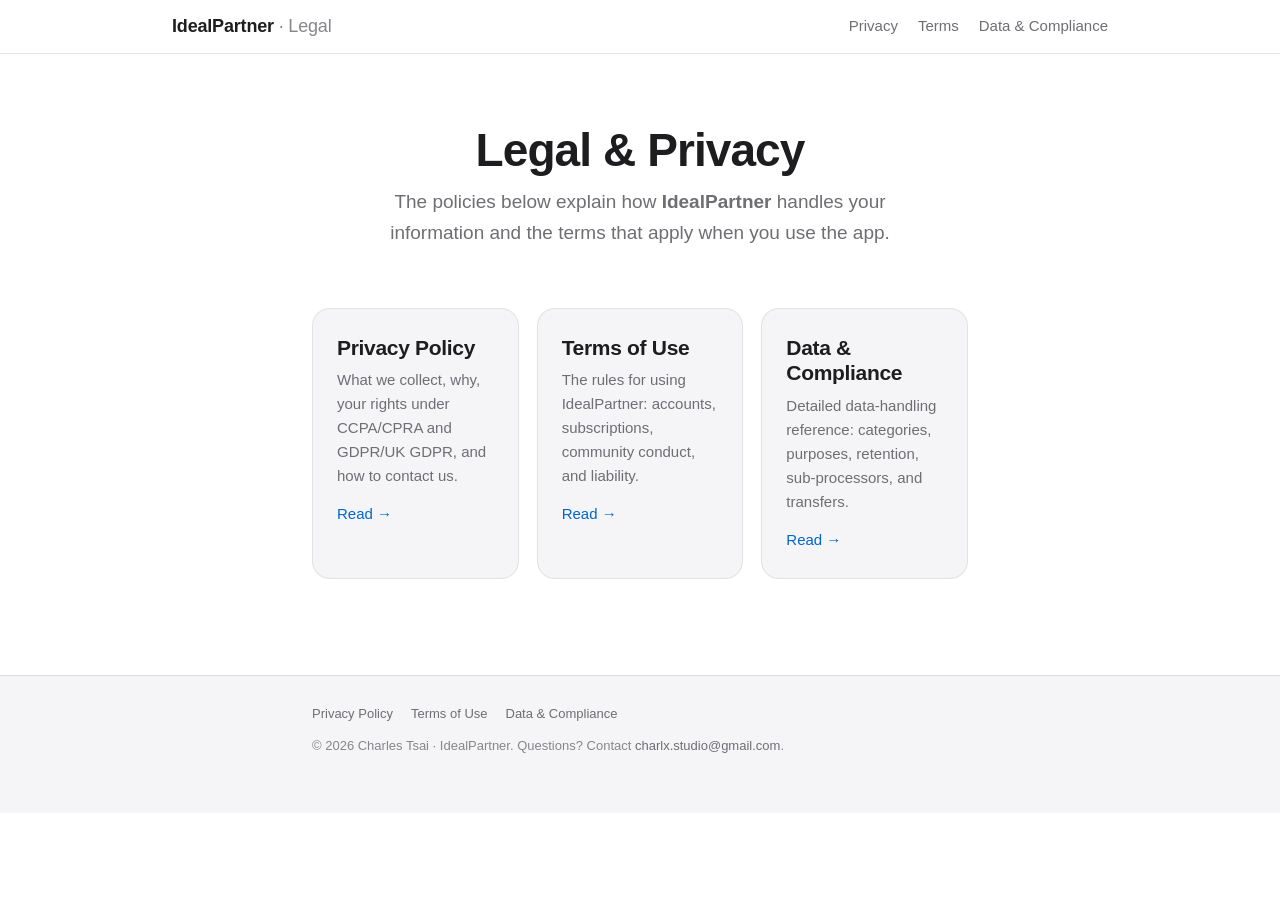
<file: index.html>
<!DOCTYPE html>
<html lang="en">
<head>
  <meta charset="utf-8" />
  <meta name="viewport" content="width=device-width, initial-scale=1, viewport-fit=cover" />
  <title>IdealPartner — Legal &amp; Privacy</title>
  <meta name="description" content="Privacy Policy, Terms of Use, and Data &amp; Compliance information for the IdealPartner iOS app." />
  <meta name="color-scheme" content="light dark" />
  <link rel="stylesheet" href="styles.css" />
</head>
<body>
  <a class="skip-link" href="#main">Skip to content</a>

  <header class="site-header">
    <div class="bar">
      <a class="brand" href="index.html">IdealPartner <span class="sub">· Legal</span></a>
      <nav class="site-nav" aria-label="Primary">
        <a href="privacy.html">Privacy</a>
        <a href="terms.html">Terms</a>
        <a href="data-compliance.html">Data &amp; Compliance</a>
      </nav>
    </div>
  </header>

  <main id="main">
    <section class="hero">
      <h1>Legal &amp; Privacy</h1>
      <p>The policies below explain how <strong>IdealPartner</strong> handles your
        information and the terms that apply when you use the app.</p>
    </section>

    <div class="cards">
      <a class="card" href="privacy.html">
        <h2>Privacy Policy</h2>
        <p>What we collect, why, your rights under CCPA/CPRA and GDPR/UK GDPR, and how to contact us.</p>
        <div class="arrow">Read →</div>
      </a>
      <a class="card" href="terms.html">
        <h2>Terms of Use</h2>
        <p>The rules for using IdealPartner: accounts, subscriptions, community conduct, and liability.</p>
        <div class="arrow">Read →</div>
      </a>
      <a class="card" href="data-compliance.html">
        <h2>Data &amp; Compliance</h2>
        <p>Detailed data-handling reference: categories, purposes, retention, sub-processors, and transfers.</p>
        <div class="arrow">Read →</div>
      </a>
    </div>
  </main>

  <footer class="site-footer">
    <div class="inner">
      <nav aria-label="Footer">
        <a href="privacy.html">Privacy Policy</a>
        <a href="terms.html">Terms of Use</a>
        <a href="data-compliance.html">Data &amp; Compliance</a>
      </nav>
      <p>© 2026 Charles Tsai · IdealPartner. Questions?
        Contact <a href="mailto:charlx.studio@gmail.com">charlx.studio@gmail.com</a>.</p>
    </div>
  </footer>
</body>
</html>
</file>
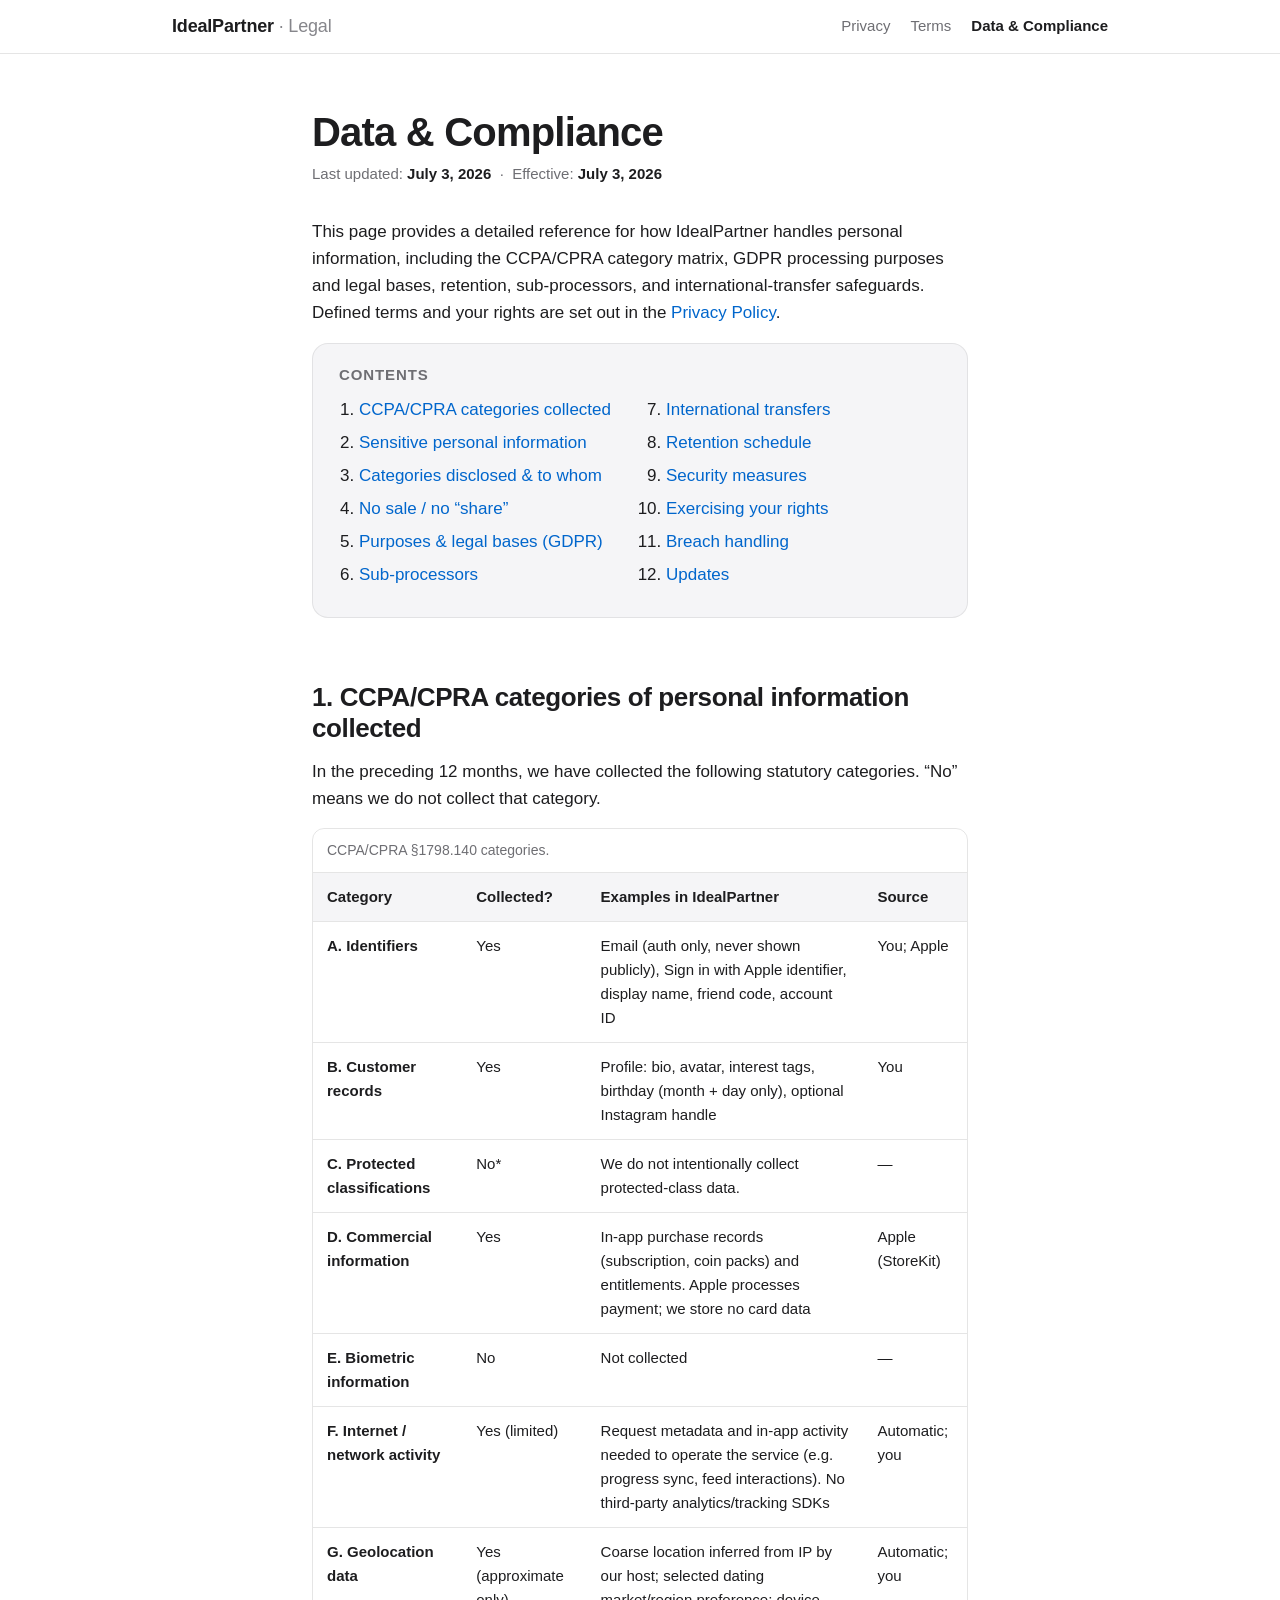
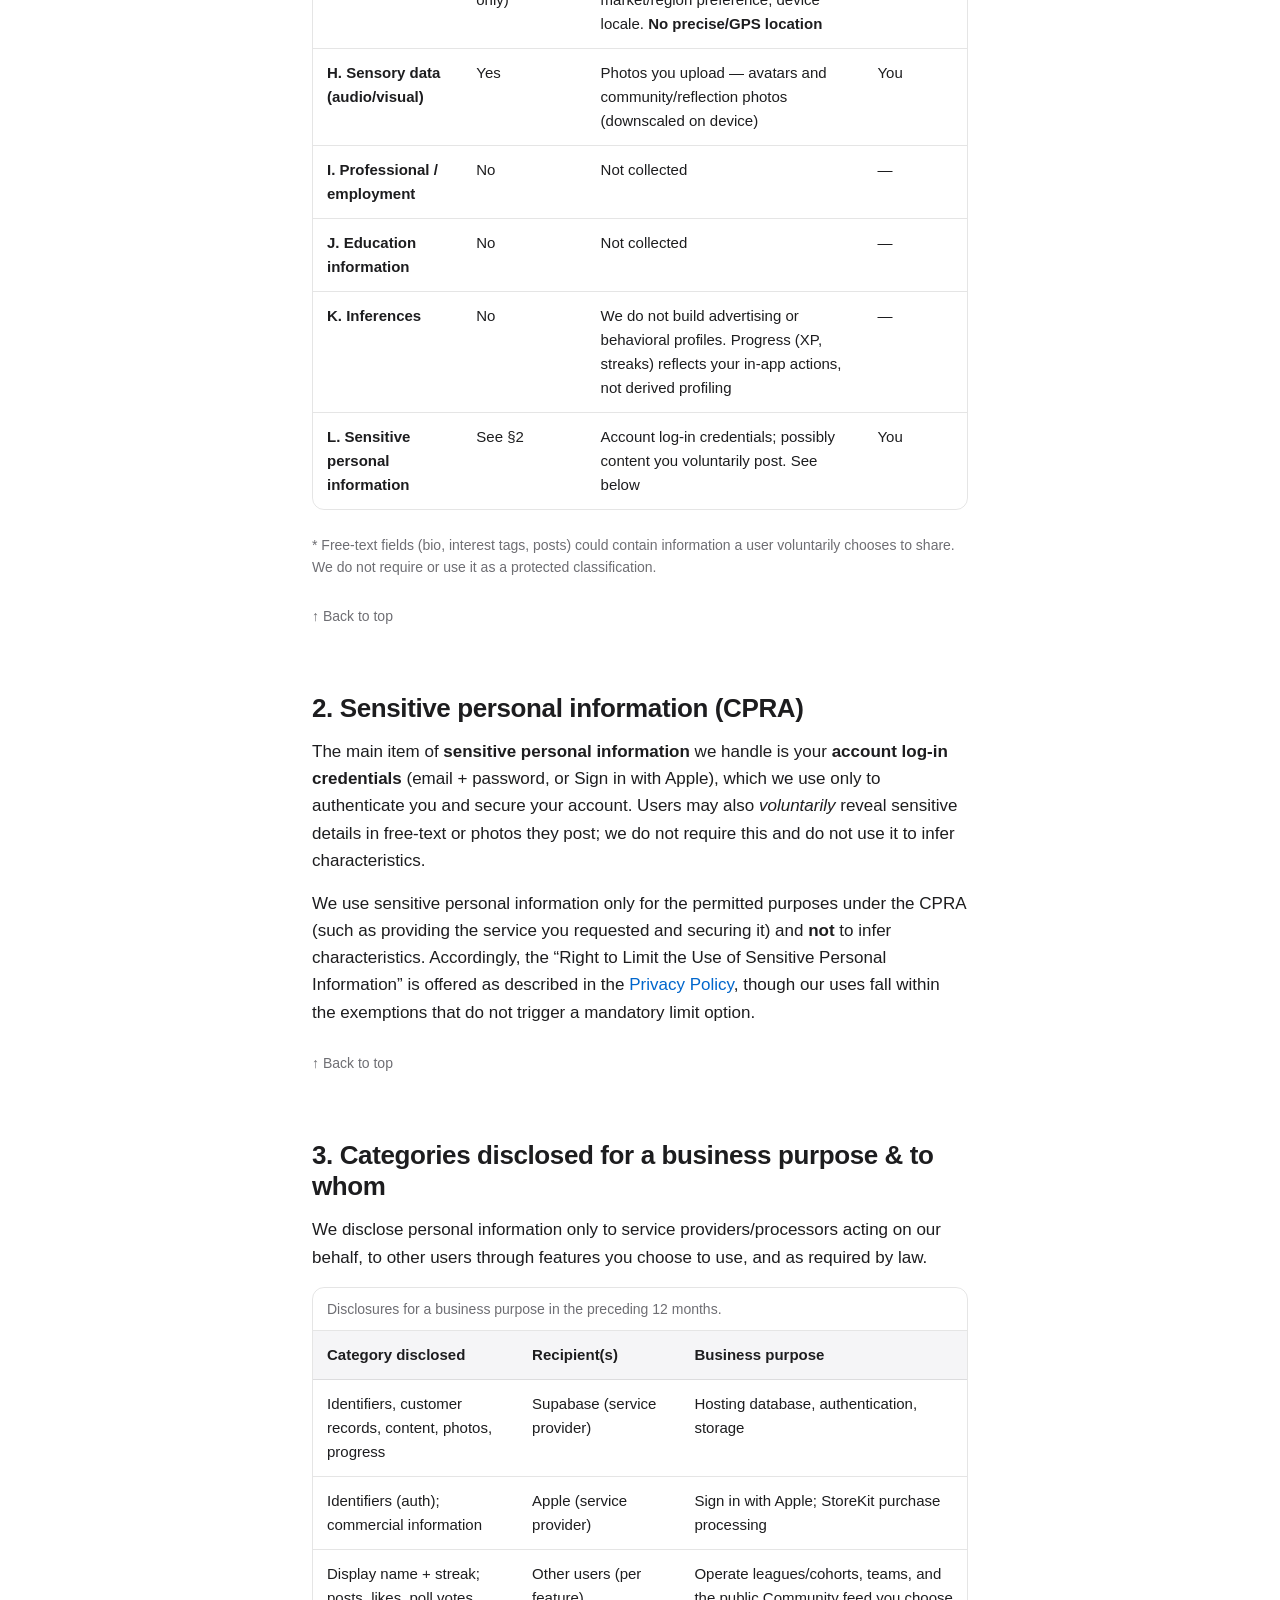
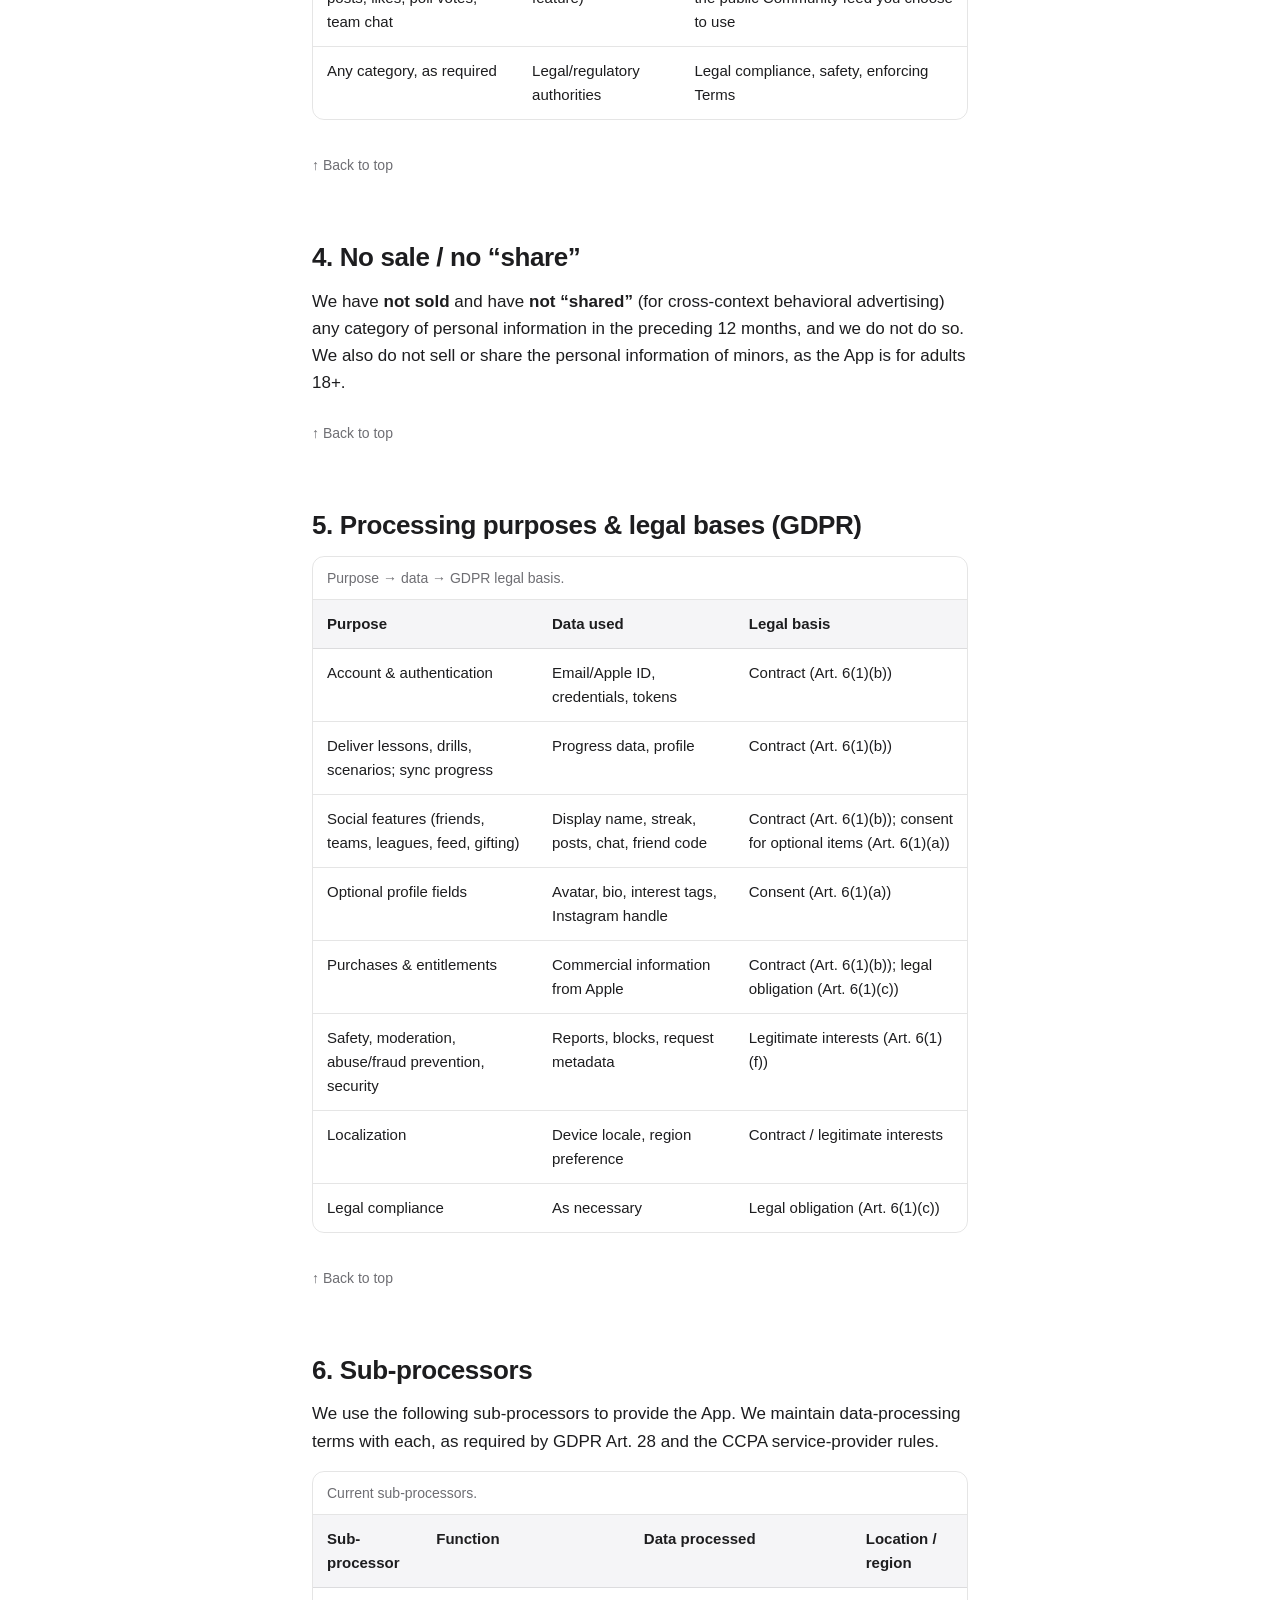
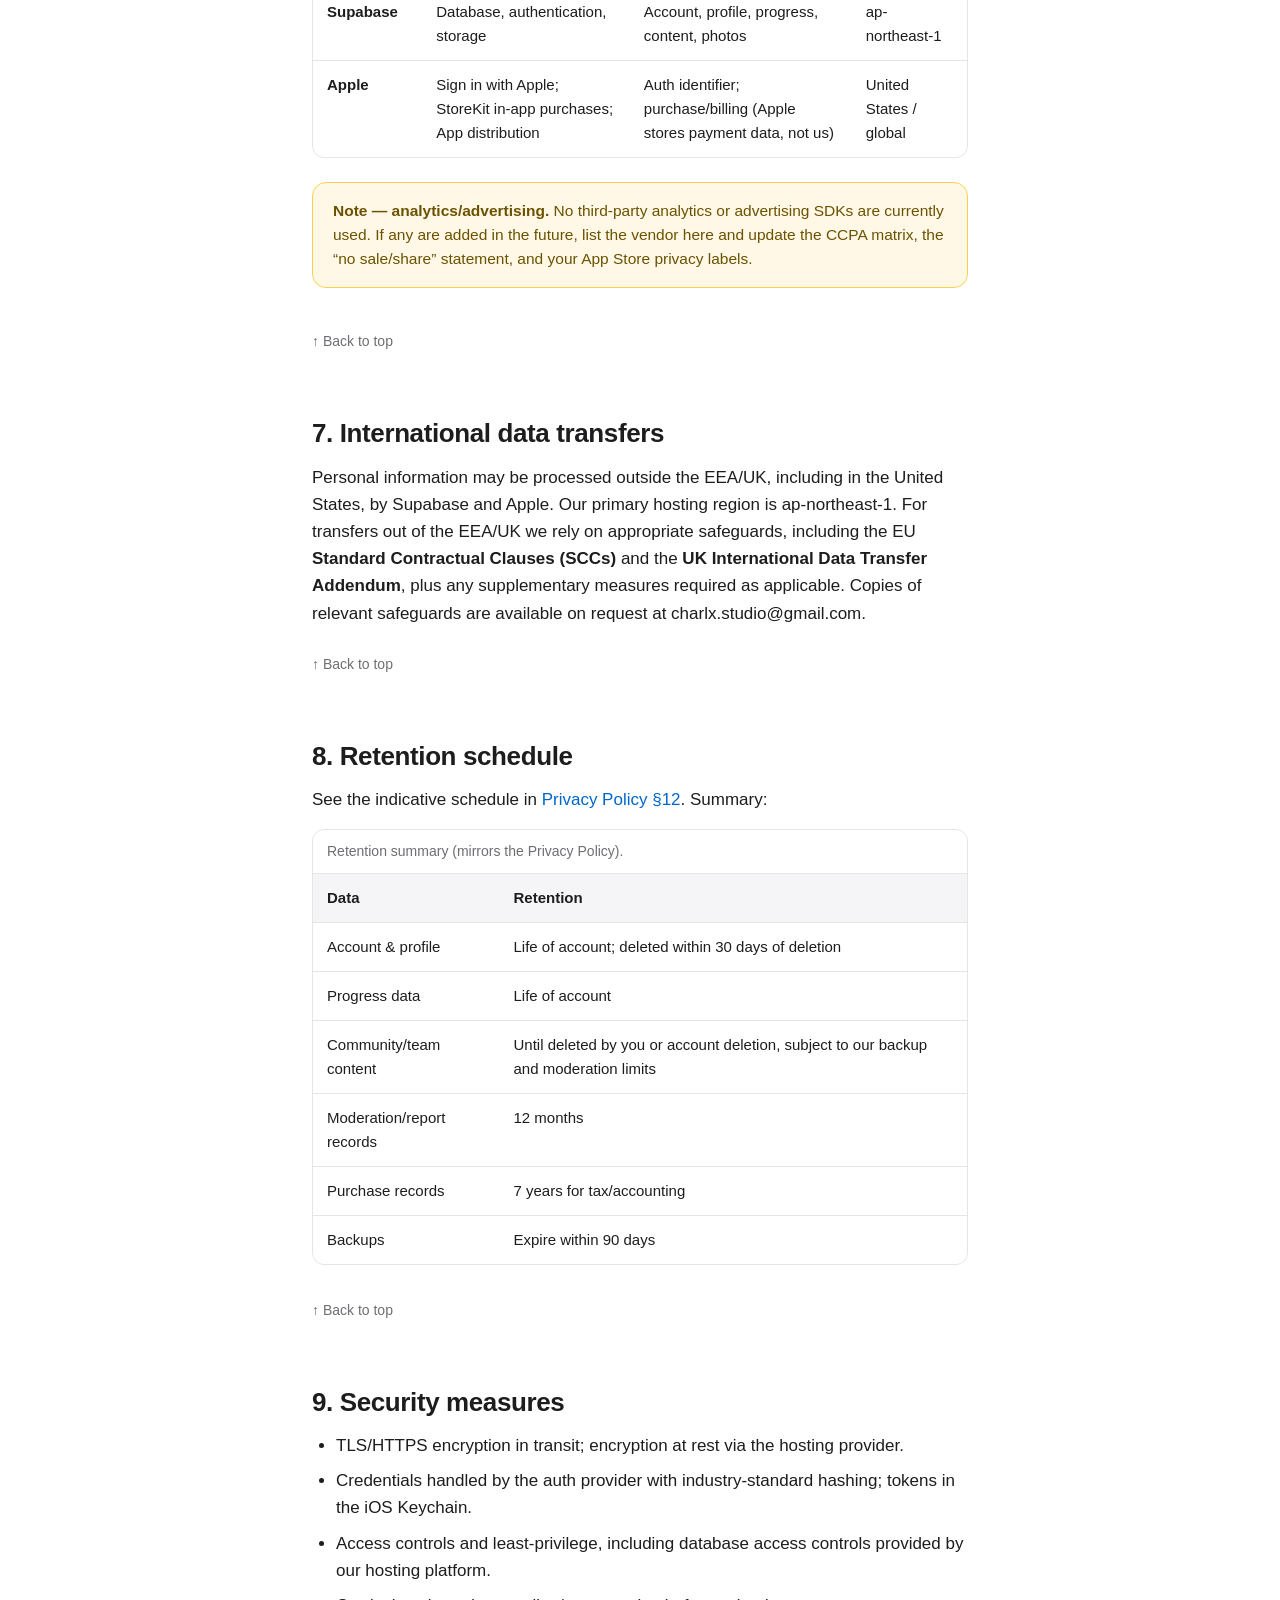
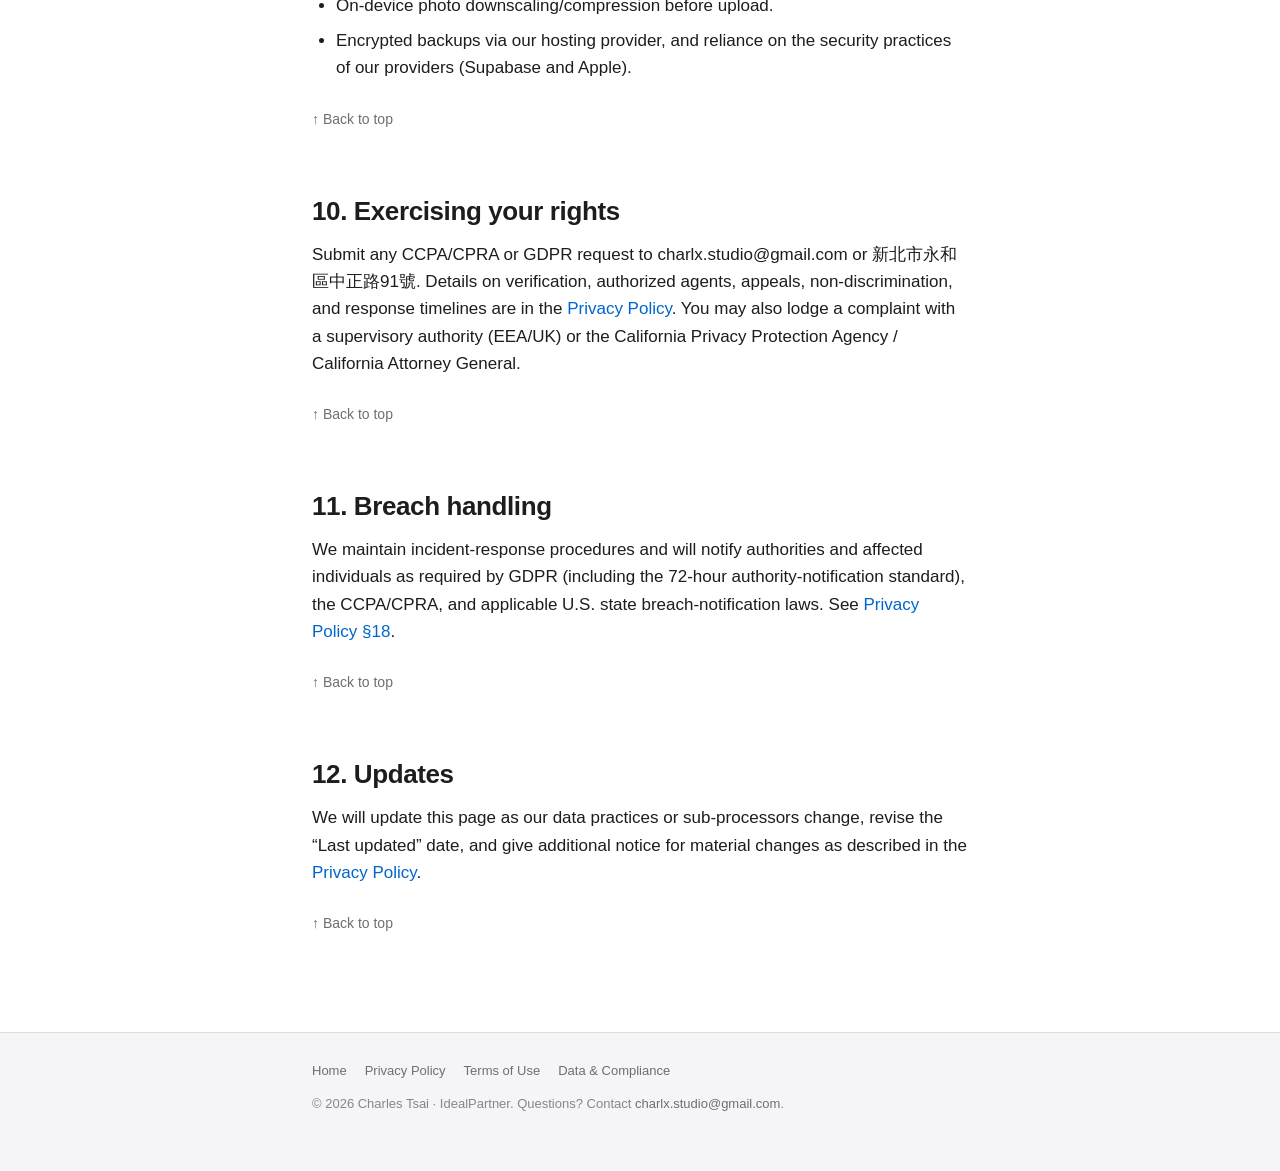
<file: data-compliance.html>
<!DOCTYPE html>
<html lang="en">
<head>
  <meta charset="utf-8" />
  <meta name="viewport" content="width=device-width, initial-scale=1, viewport-fit=cover" />
  <title>Data &amp; Compliance — IdealPartner</title>
  <meta name="description" content="Detailed data-handling reference for IdealPartner: CCPA/CPRA categories, GDPR purposes, retention, sub-processors, and transfers." />
  <meta name="color-scheme" content="light dark" />
  <link rel="stylesheet" href="styles.css" />
</head>
<body>
  <a class="skip-link" href="#main">Skip to content</a>

  <header class="site-header">
    <div class="bar">
      <a class="brand" href="index.html">IdealPartner <span class="sub">· Legal</span></a>
      <nav class="site-nav" aria-label="Primary">
        <a href="privacy.html">Privacy</a>
        <a href="terms.html">Terms</a>
        <a href="data-compliance.html" aria-current="page">Data &amp; Compliance</a>
      </nav>
    </div>
  </header>

  <main id="main">
    <h1 class="doc-title" id="top">Data &amp; Compliance</h1>
    <p class="updated">Last updated: <strong>July 3, 2026</strong>
      &nbsp;·&nbsp; Effective: <strong>July 3, 2026</strong></p>

    <p>This page provides a detailed reference for how IdealPartner handles personal
      information, including the CCPA/CPRA category matrix, GDPR processing purposes and legal
      bases, retention, sub-processors, and international-transfer safeguards. Defined terms and
      your rights are set out in the <a href="privacy.html">Privacy Policy</a>.</p>

    <nav class="toc" aria-label="Table of contents">
      <h2>Contents</h2>
      <ol>
        <li><a href="#matrix">CCPA/CPRA categories collected</a></li>
        <li><a href="#sensitive">Sensitive personal information</a></li>
        <li><a href="#disclosed">Categories disclosed &amp; to whom</a></li>
        <li><a href="#no-sell">No sale / no “share”</a></li>
        <li><a href="#purposes">Purposes &amp; legal bases (GDPR)</a></li>
        <li><a href="#subprocessors">Sub-processors</a></li>
        <li><a href="#transfers">International transfers</a></li>
        <li><a href="#retention">Retention schedule</a></li>
        <li><a href="#security">Security measures</a></li>
        <li><a href="#rights">Exercising your rights</a></li>
        <li><a href="#breach">Breach handling</a></li>
        <li><a href="#changes">Updates</a></li>
      </ol>
    </nav>

    <section class="section" id="matrix">
      <h2>1. CCPA/CPRA categories of personal information collected</h2>
      <p>In the preceding 12 months, we have collected the following statutory categories. “No”
        means we do not collect that category.</p>
      <div class="table-wrap">
        <table>
          <caption>CCPA/CPRA §1798.140 categories.</caption>
          <thead>
            <tr>
              <th scope="col">Category</th>
              <th scope="col">Collected?</th>
              <th scope="col">Examples in IdealPartner</th>
              <th scope="col">Source</th>
            </tr>
          </thead>
          <tbody>
            <tr>
              <td><strong>A. Identifiers</strong></td>
              <td>Yes</td>
              <td>Email (auth only, never shown publicly), Sign in with Apple identifier, display name, friend code, account ID</td>
              <td>You; Apple</td>
            </tr>
            <tr>
              <td><strong>B. Customer records</strong></td>
              <td>Yes</td>
              <td>Profile: bio, avatar, interest tags, birthday (month + day only), optional Instagram handle</td>
              <td>You</td>
            </tr>
            <tr>
              <td><strong>C. Protected classifications</strong></td>
              <td>No*</td>
              <td>We do not intentionally collect protected-class data.</td>
              <td>—</td>
            </tr>
            <tr>
              <td><strong>D. Commercial information</strong></td>
              <td>Yes</td>
              <td>In-app purchase records (subscription, coin packs) and entitlements. Apple processes payment; we store no card data</td>
              <td>Apple (StoreKit)</td>
            </tr>
            <tr>
              <td><strong>E. Biometric information</strong></td>
              <td>No</td>
              <td>Not collected</td>
              <td>—</td>
            </tr>
            <tr>
              <td><strong>F. Internet / network activity</strong></td>
              <td>Yes (limited)</td>
              <td>Request metadata and in-app activity needed to operate the service (e.g. progress sync, feed interactions). No third-party analytics/tracking SDKs</td>
              <td>Automatic; you</td>
            </tr>
            <tr>
              <td><strong>G. Geolocation data</strong></td>
              <td>Yes (approximate only)</td>
              <td>Coarse location inferred from IP by our host; selected dating market/region preference; device locale. <strong>No precise/GPS location</strong></td>
              <td>Automatic; you</td>
            </tr>
            <tr>
              <td><strong>H. Sensory data (audio/visual)</strong></td>
              <td>Yes</td>
              <td>Photos you upload — avatars and community/reflection photos (downscaled on device)</td>
              <td>You</td>
            </tr>
            <tr>
              <td><strong>I. Professional / employment</strong></td>
              <td>No</td>
              <td>Not collected</td>
              <td>—</td>
            </tr>
            <tr>
              <td><strong>J. Education information</strong></td>
              <td>No</td>
              <td>Not collected</td>
              <td>—</td>
            </tr>
            <tr>
              <td><strong>K. Inferences</strong></td>
              <td>No</td>
              <td>We do not build advertising or behavioral profiles. Progress (XP, streaks) reflects your in-app actions, not derived profiling</td>
              <td>—</td>
            </tr>
            <tr>
              <td><strong>L. Sensitive personal information</strong></td>
              <td>See §2</td>
              <td>Account log-in credentials; possibly content you voluntarily post. See below</td>
              <td>You</td>
            </tr>
          </tbody>
        </table>
      </div>
      <p style="font-size:14px;color:var(--text-secondary)">* Free-text fields (bio, interest
        tags, posts) could contain information a user voluntarily chooses to share. We do not
        require or use it as a protected classification.</p>
      <a class="back-to-top" href="#top">Back to top</a>
    </section>

    <section class="section" id="sensitive">
      <h2>2. Sensitive personal information (CPRA)</h2>
      <p>The main item of <strong>sensitive personal information</strong> we handle is your
        <strong>account log-in credentials</strong> (email + password, or Sign in with Apple),
        which we use only to authenticate you and secure your account. Users may also
        <em>voluntarily</em> reveal sensitive details in free-text or photos they post; we do
        not require this and do not use it to infer characteristics.</p>
      <p>We use sensitive personal information only for the permitted purposes under the CPRA
        (such as providing the service you requested and securing it) and <strong>not</strong>
        to infer characteristics. Accordingly, the “Right to Limit the Use of Sensitive Personal
        Information” is offered as described in the <a href="privacy.html#ccpa-rights">Privacy
        Policy</a>, though our uses fall within the exemptions that do not trigger a mandatory
        limit option.</p>
      <a class="back-to-top" href="#top">Back to top</a>
    </section>

    <section class="section" id="disclosed">
      <h2>3. Categories disclosed for a business purpose &amp; to whom</h2>
      <p>We disclose personal information only to service providers/processors acting on our
        behalf, to other users through features you choose to use, and as required by law.</p>
      <div class="table-wrap">
        <table>
          <caption>Disclosures for a business purpose in the preceding 12 months.</caption>
          <thead>
            <tr>
              <th scope="col">Category disclosed</th>
              <th scope="col">Recipient(s)</th>
              <th scope="col">Business purpose</th>
            </tr>
          </thead>
          <tbody>
            <tr><td>Identifiers, customer records, content, photos, progress</td><td>Supabase (service provider)</td><td>Hosting database, authentication, storage</td></tr>
            <tr><td>Identifiers (auth); commercial information</td><td>Apple (service provider)</td><td>Sign in with Apple; StoreKit purchase processing</td></tr>
            <tr><td>Display name + streak; posts, likes, poll votes, team chat</td><td>Other users (per feature)</td><td>Operate leagues/cohorts, teams, and the public Community feed you choose to use</td></tr>
            <tr><td>Any category, as required</td><td>Legal/regulatory authorities</td><td>Legal compliance, safety, enforcing Terms</td></tr>
          </tbody>
        </table>
      </div>
      <a class="back-to-top" href="#top">Back to top</a>
    </section>

    <section class="section" id="no-sell">
      <h2>4. No sale / no “share”</h2>
      <p>We have <strong>not sold</strong> and have <strong>not “shared”</strong> (for
        cross-context behavioral advertising) any category of personal information in the
        preceding 12 months, and we do not do so. We also do not sell or share the personal
        information of minors, as the App is for adults 18+.</p>
      <a class="back-to-top" href="#top">Back to top</a>
    </section>

    <section class="section" id="purposes">
      <h2>5. Processing purposes &amp; legal bases (GDPR)</h2>
      <div class="table-wrap">
        <table>
          <caption>Purpose → data → GDPR legal basis.</caption>
          <thead>
            <tr>
              <th scope="col">Purpose</th>
              <th scope="col">Data used</th>
              <th scope="col">Legal basis</th>
            </tr>
          </thead>
          <tbody>
            <tr><td>Account &amp; authentication</td><td>Email/Apple ID, credentials, tokens</td><td>Contract (Art. 6(1)(b))</td></tr>
            <tr><td>Deliver lessons, drills, scenarios; sync progress</td><td>Progress data, profile</td><td>Contract (Art. 6(1)(b))</td></tr>
            <tr><td>Social features (friends, teams, leagues, feed, gifting)</td><td>Display name, streak, posts, chat, friend code</td><td>Contract (Art. 6(1)(b)); consent for optional items (Art. 6(1)(a))</td></tr>
            <tr><td>Optional profile fields</td><td>Avatar, bio, interest tags, Instagram handle</td><td>Consent (Art. 6(1)(a))</td></tr>
            <tr><td>Purchases &amp; entitlements</td><td>Commercial information from Apple</td><td>Contract (Art. 6(1)(b)); legal obligation (Art. 6(1)(c))</td></tr>
            <tr><td>Safety, moderation, abuse/fraud prevention, security</td><td>Reports, blocks, request metadata</td><td>Legitimate interests (Art. 6(1)(f))</td></tr>
            <tr><td>Localization</td><td>Device locale, region preference</td><td>Contract / legitimate interests</td></tr>
            <tr><td>Legal compliance</td><td>As necessary</td><td>Legal obligation (Art. 6(1)(c))</td></tr>
          </tbody>
        </table>
      </div>
      <a class="back-to-top" href="#top">Back to top</a>
    </section>

    <section class="section" id="subprocessors">
      <h2>6. Sub-processors</h2>
      <p>We use the following sub-processors to provide the App. We maintain data-processing
        terms with each, as required by GDPR Art. 28 and the CCPA service-provider rules.</p>
      <div class="table-wrap">
        <table>
          <caption>Current sub-processors.</caption>
          <thead>
            <tr>
              <th scope="col">Sub-processor</th>
              <th scope="col">Function</th>
              <th scope="col">Data processed</th>
              <th scope="col">Location / region</th>
            </tr>
          </thead>
          <tbody>
            <tr>
              <td><strong>Supabase</strong></td>
              <td>Database, authentication, storage</td>
              <td>Account, profile, progress, content, photos</td>
              <td>ap-northeast-1</td>
            </tr>
            <tr>
              <td><strong>Apple</strong></td>
              <td>Sign in with Apple; StoreKit in-app purchases; App distribution</td>
              <td>Auth identifier; purchase/billing (Apple stores payment data, not us)</td>
              <td>United States / global</td>
            </tr>
          </tbody>
        </table>
      </div>
      <div class="note" role="note">
        <strong>Note — analytics/advertising.</strong> No third-party analytics or advertising
        SDKs are currently used. If any are added in the future, list the vendor here and update
        the CCPA matrix, the “no sale/share” statement, and your App Store privacy labels.
      </div>
      <a class="back-to-top" href="#top">Back to top</a>
    </section>

    <section class="section" id="transfers">
      <h2>7. International data transfers</h2>
      <p>Personal information may be processed outside the EEA/UK, including in the United States,
        by Supabase and Apple. Our primary hosting region is
        ap-northeast-1. For transfers out of the EEA/UK we rely
        on appropriate safeguards, including the EU <strong>Standard Contractual Clauses
        (SCCs)</strong> and the <strong>UK International Data Transfer Addendum</strong>, plus any
        supplementary measures required as applicable.
        Copies of relevant safeguards are available on request at
        charlx.studio@gmail.com.</p>
      <a class="back-to-top" href="#top">Back to top</a>
    </section>

    <section class="section" id="retention">
      <h2>8. Retention schedule</h2>
      <p>See the indicative schedule in <a href="privacy.html#retention">Privacy Policy §12</a>.
        Summary:</p>
      <div class="table-wrap">
        <table>
          <caption>Retention summary (mirrors the Privacy Policy).</caption>
          <thead>
            <tr><th scope="col">Data</th><th scope="col">Retention</th></tr>
          </thead>
          <tbody>
            <tr><td>Account &amp; profile</td><td>Life of account; deleted within 30 days of deletion</td></tr>
            <tr><td>Progress data</td><td>Life of account</td></tr>
            <tr><td>Community/team content</td><td>Until deleted by you or account deletion, subject to our backup and moderation limits</td></tr>
            <tr><td>Moderation/report records</td><td>12 months</td></tr>
            <tr><td>Purchase records</td><td>7 years for tax/accounting</td></tr>
            <tr><td>Backups</td><td>Expire within 90 days</td></tr>
          </tbody>
        </table>
      </div>
      <a class="back-to-top" href="#top">Back to top</a>
    </section>

    <section class="section" id="security">
      <h2>9. Security measures</h2>
      <ul>
        <li>TLS/HTTPS encryption in transit; encryption at rest via the hosting provider.</li>
        <li>Credentials handled by the auth provider with industry-standard hashing; tokens in the
          iOS Keychain.</li>
        <li>Access controls and least-privilege, including database access controls provided by
          our hosting platform.</li>
        <li>On-device photo downscaling/compression before upload.</li>
        <li>Encrypted backups via our hosting provider, and reliance on the security practices of
          our providers (Supabase and Apple).</li>
      </ul>
      <a class="back-to-top" href="#top">Back to top</a>
    </section>

    <section class="section" id="rights">
      <h2>10. Exercising your rights</h2>
      <p>Submit any CCPA/CPRA or GDPR request to charlx.studio@gmail.com or
        新北市永和區中正路91號. Details on verification, authorized agents,
        appeals, non-discrimination, and response timelines are in the
        <a href="privacy.html#exercise">Privacy Policy</a>. You may also lodge a complaint with a
        supervisory authority (EEA/UK) or the California Privacy Protection Agency / California
        Attorney General.</p>
      <a class="back-to-top" href="#top">Back to top</a>
    </section>

    <section class="section" id="breach">
      <h2>11. Breach handling</h2>
      <p>We maintain incident-response procedures and will notify authorities and affected
        individuals as required by GDPR (including the 72-hour authority-notification standard),
        the CCPA/CPRA, and applicable U.S. state breach-notification laws. See
        <a href="privacy.html#breach">Privacy Policy §18</a>.</p>
      <a class="back-to-top" href="#top">Back to top</a>
    </section>

    <section class="section" id="changes">
      <h2>12. Updates</h2>
      <p>We will update this page as our data practices or sub-processors change, revise the “Last
        updated” date, and give additional notice for material changes as described in the
        <a href="privacy.html#changes">Privacy Policy</a>.</p>
      <a class="back-to-top" href="#top">Back to top</a>
    </section>
  </main>

  <footer class="site-footer">
    <div class="inner">
      <nav aria-label="Footer">
        <a href="index.html">Home</a>
        <a href="privacy.html">Privacy Policy</a>
        <a href="terms.html">Terms of Use</a>
        <a href="data-compliance.html">Data &amp; Compliance</a>
      </nav>
      <p>© 2026 Charles Tsai · IdealPartner. Questions?
        Contact <a href="mailto:charlx.studio@gmail.com">charlx.studio@gmail.com</a>.</p>
    </div>
  </footer>
</body>
</html>
</file>
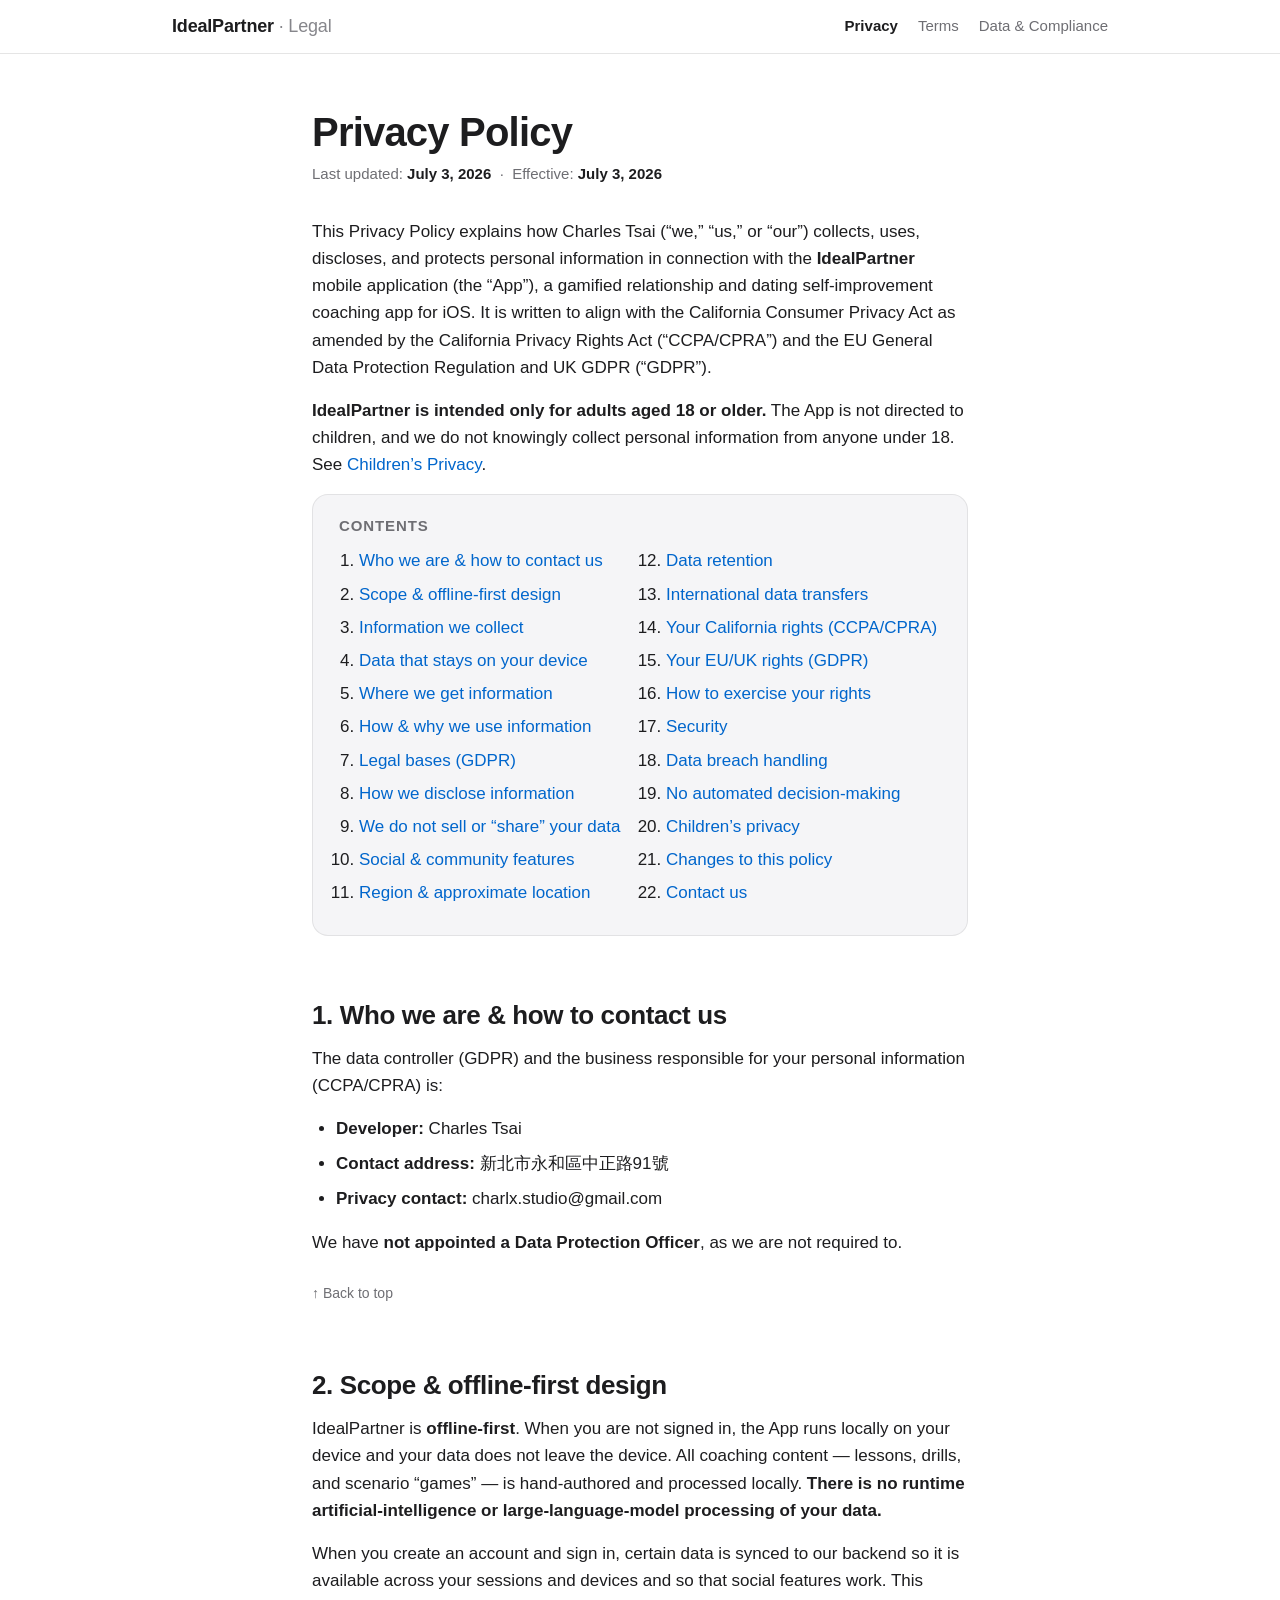
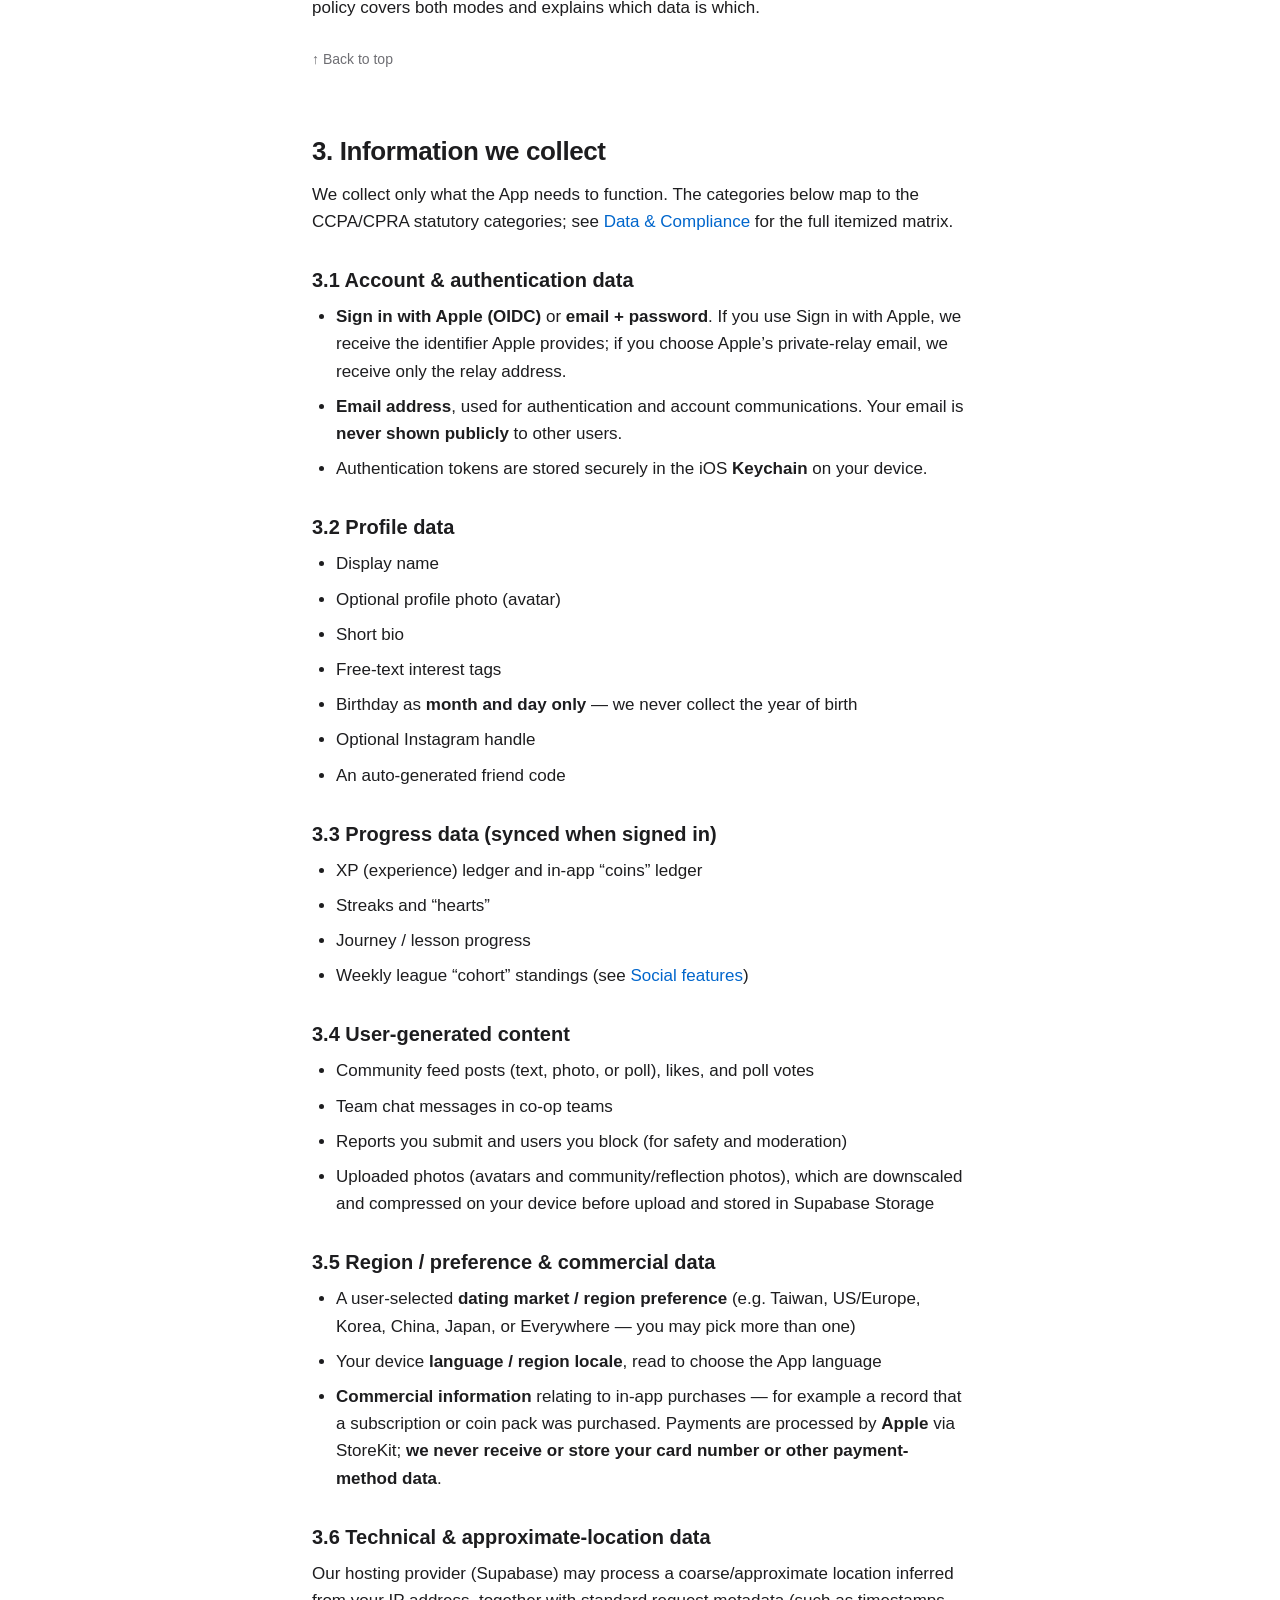
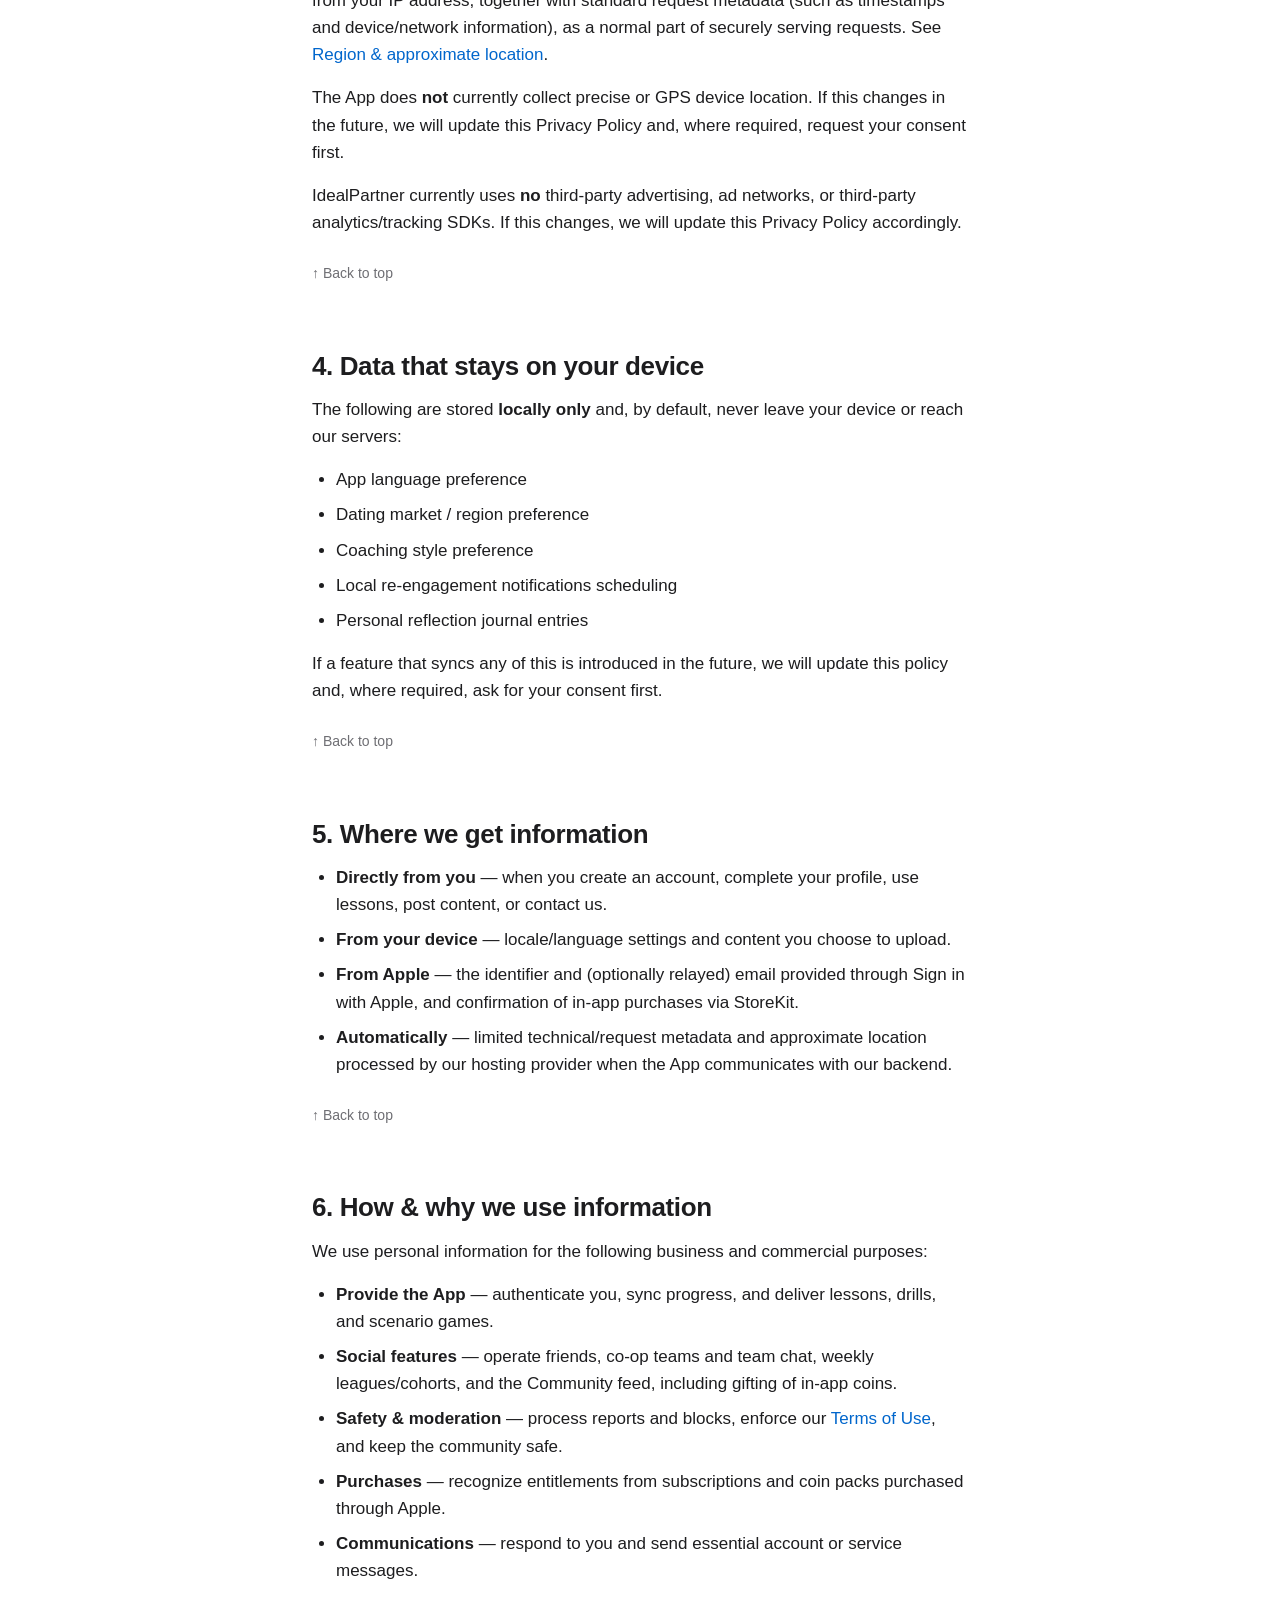
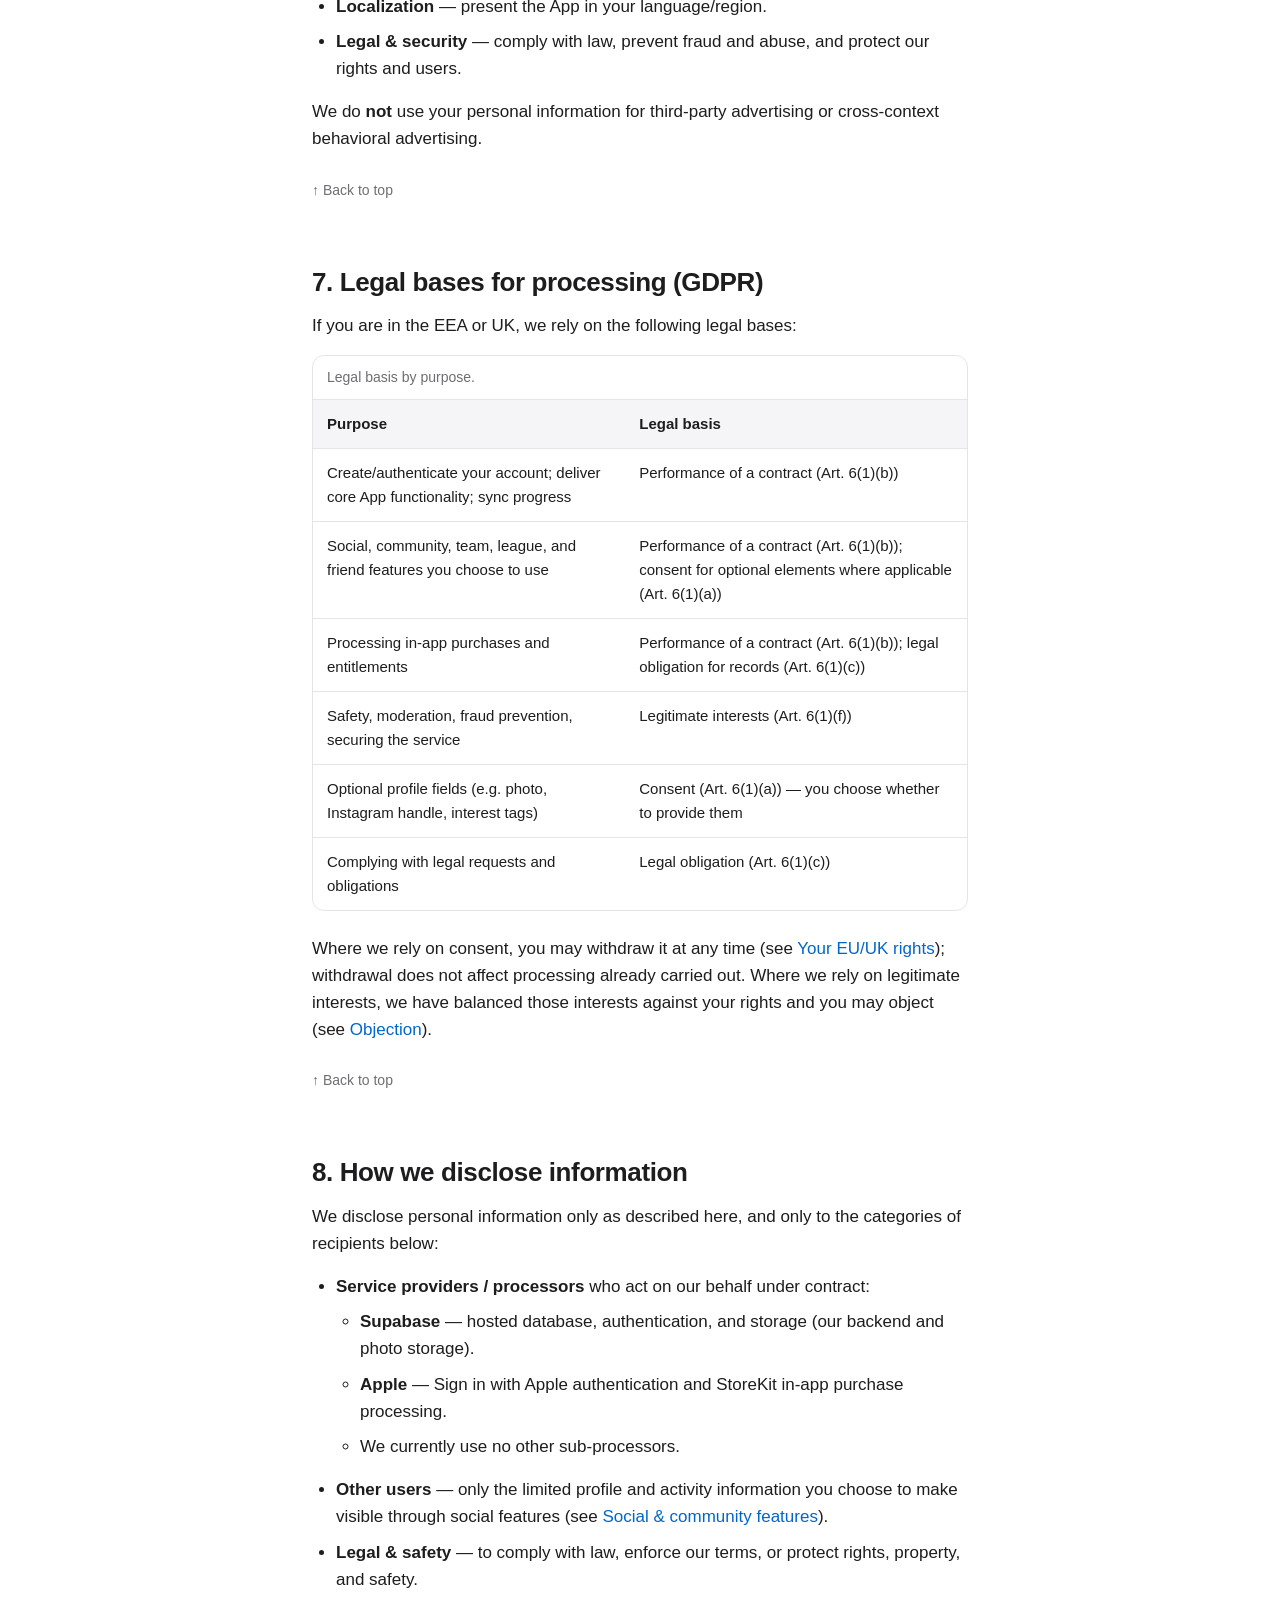
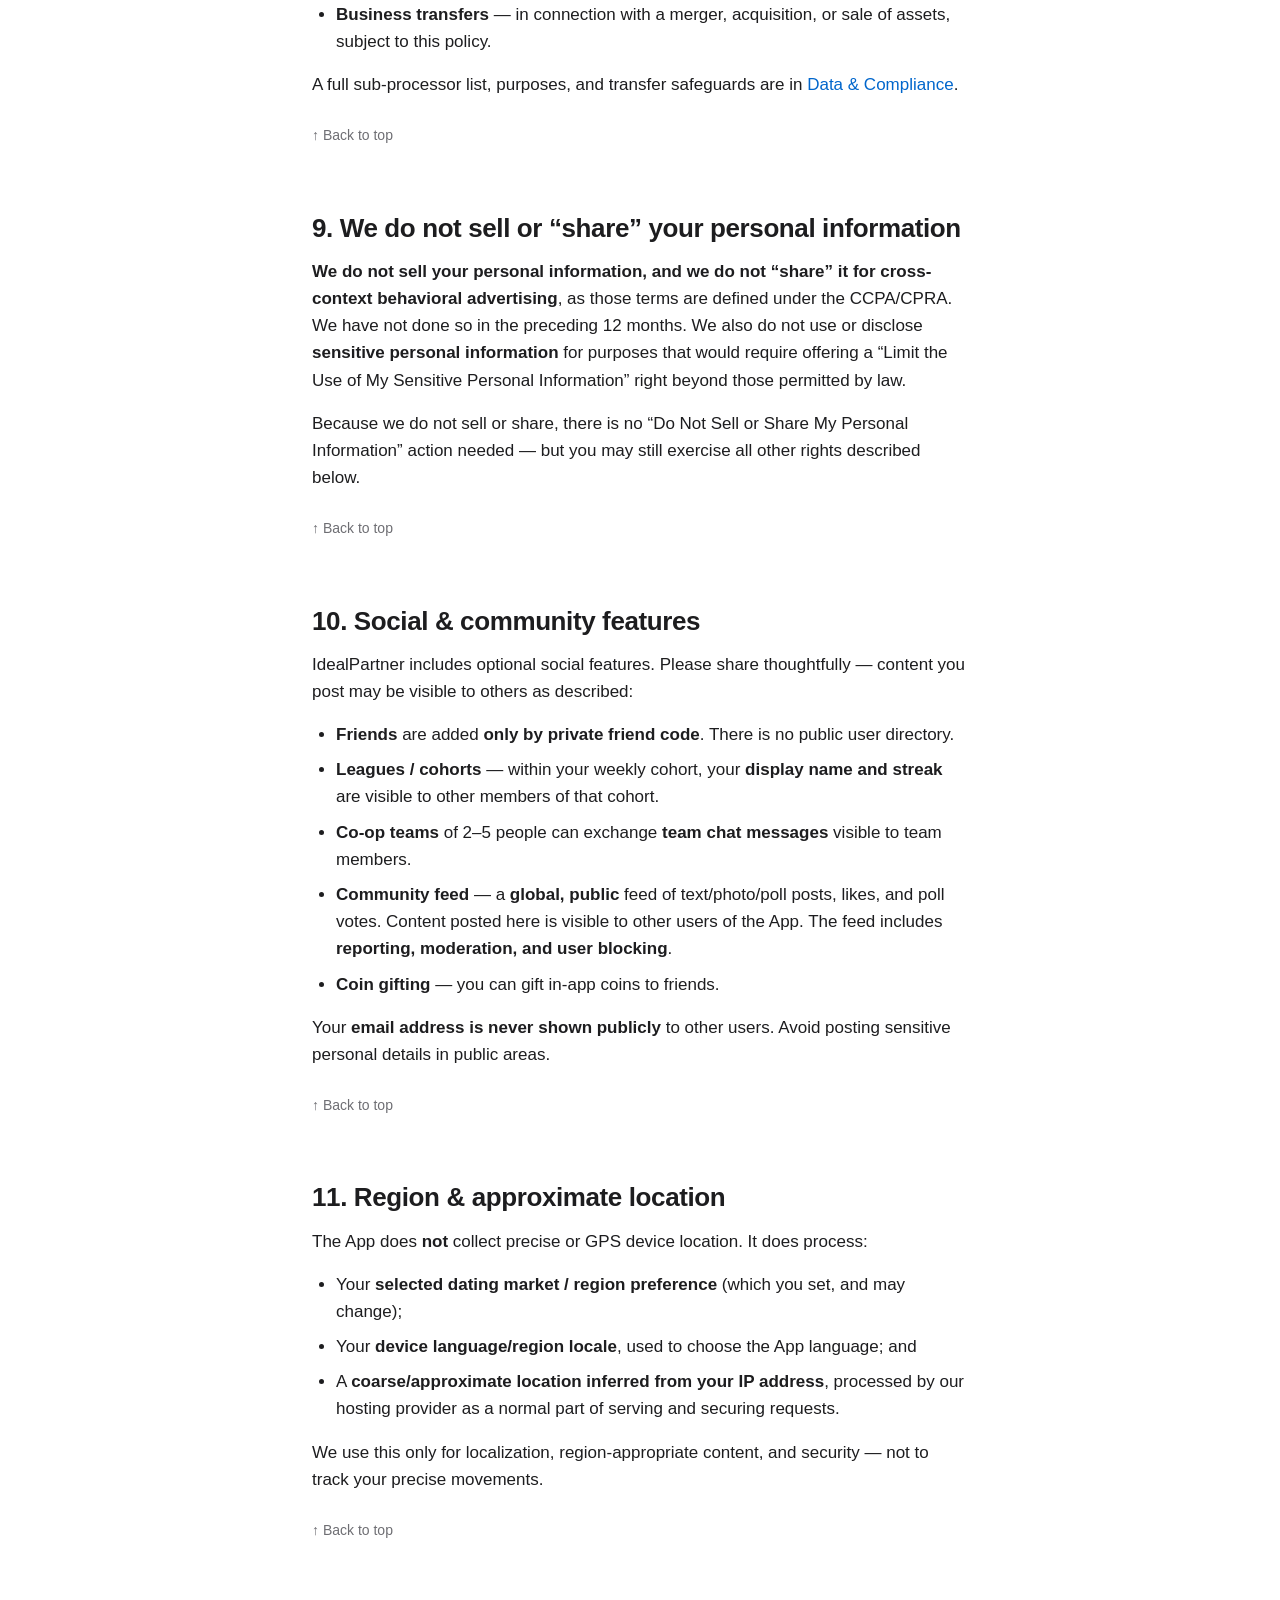
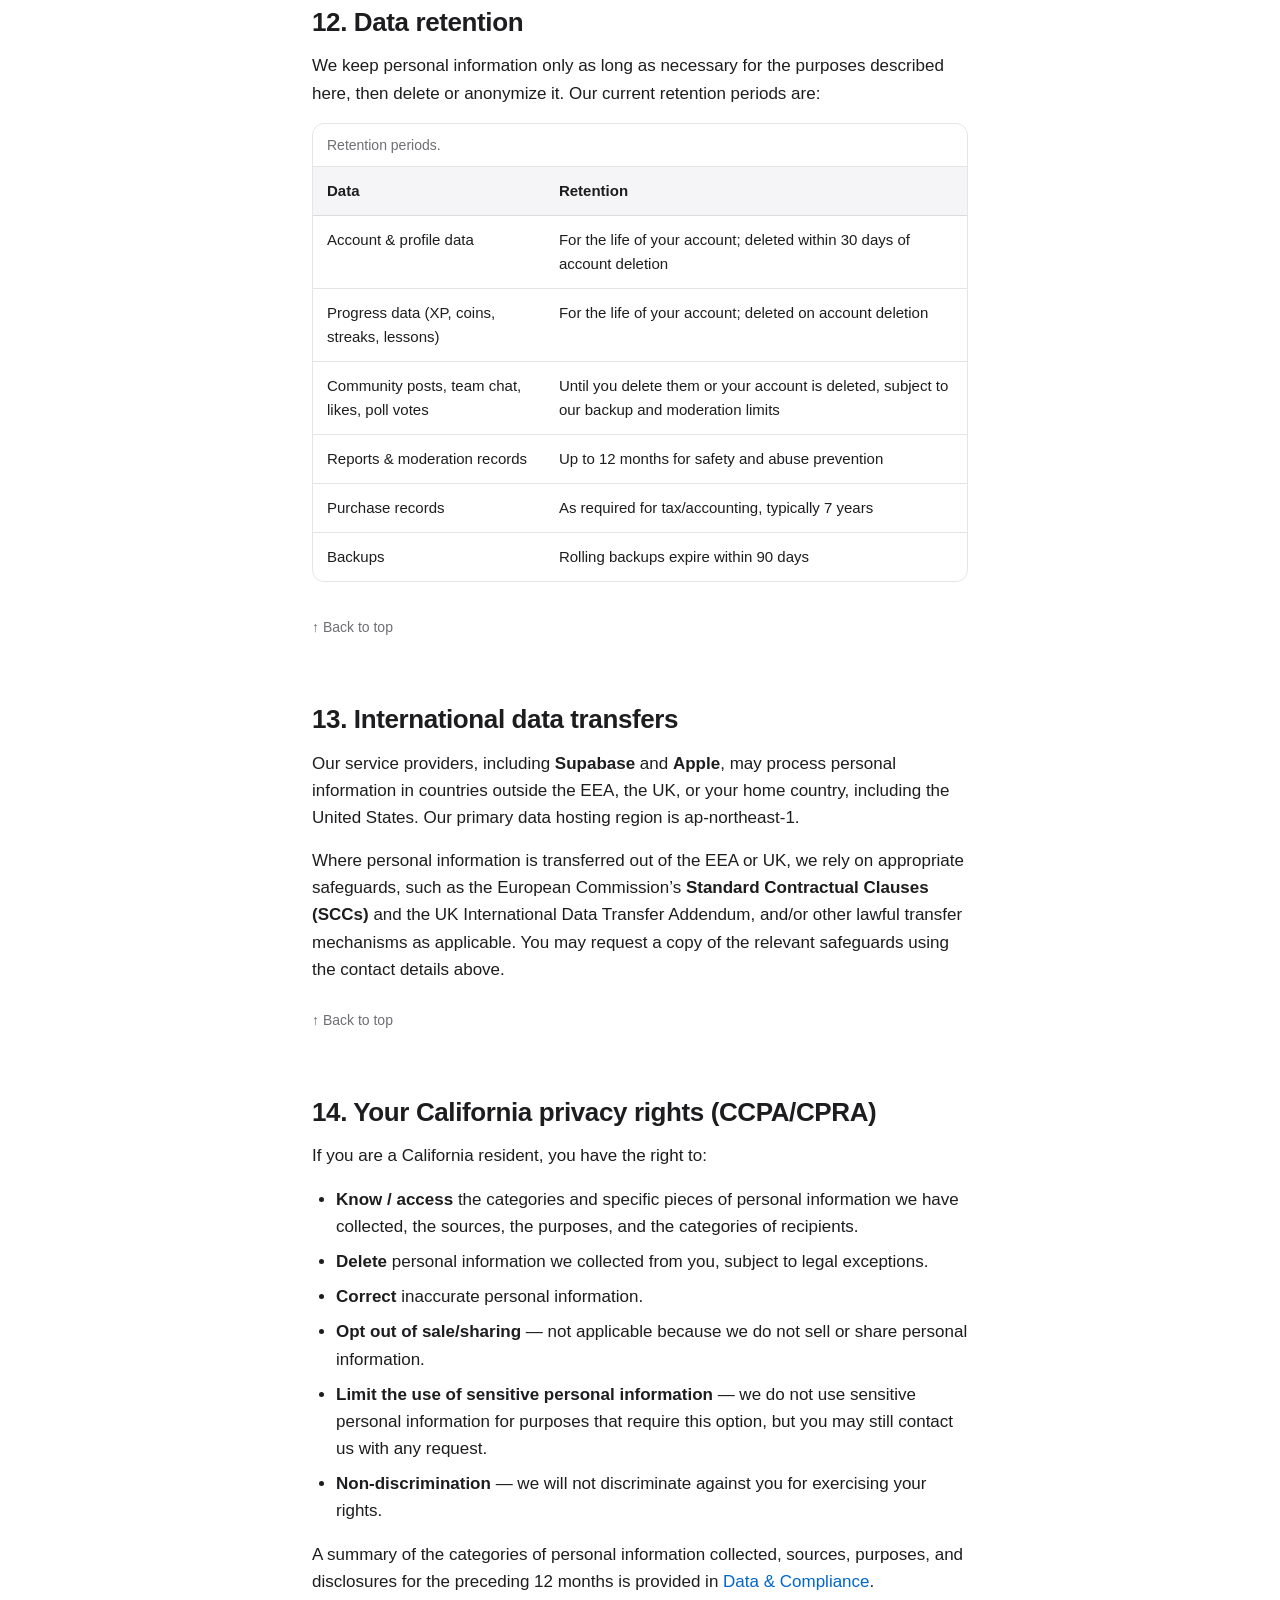
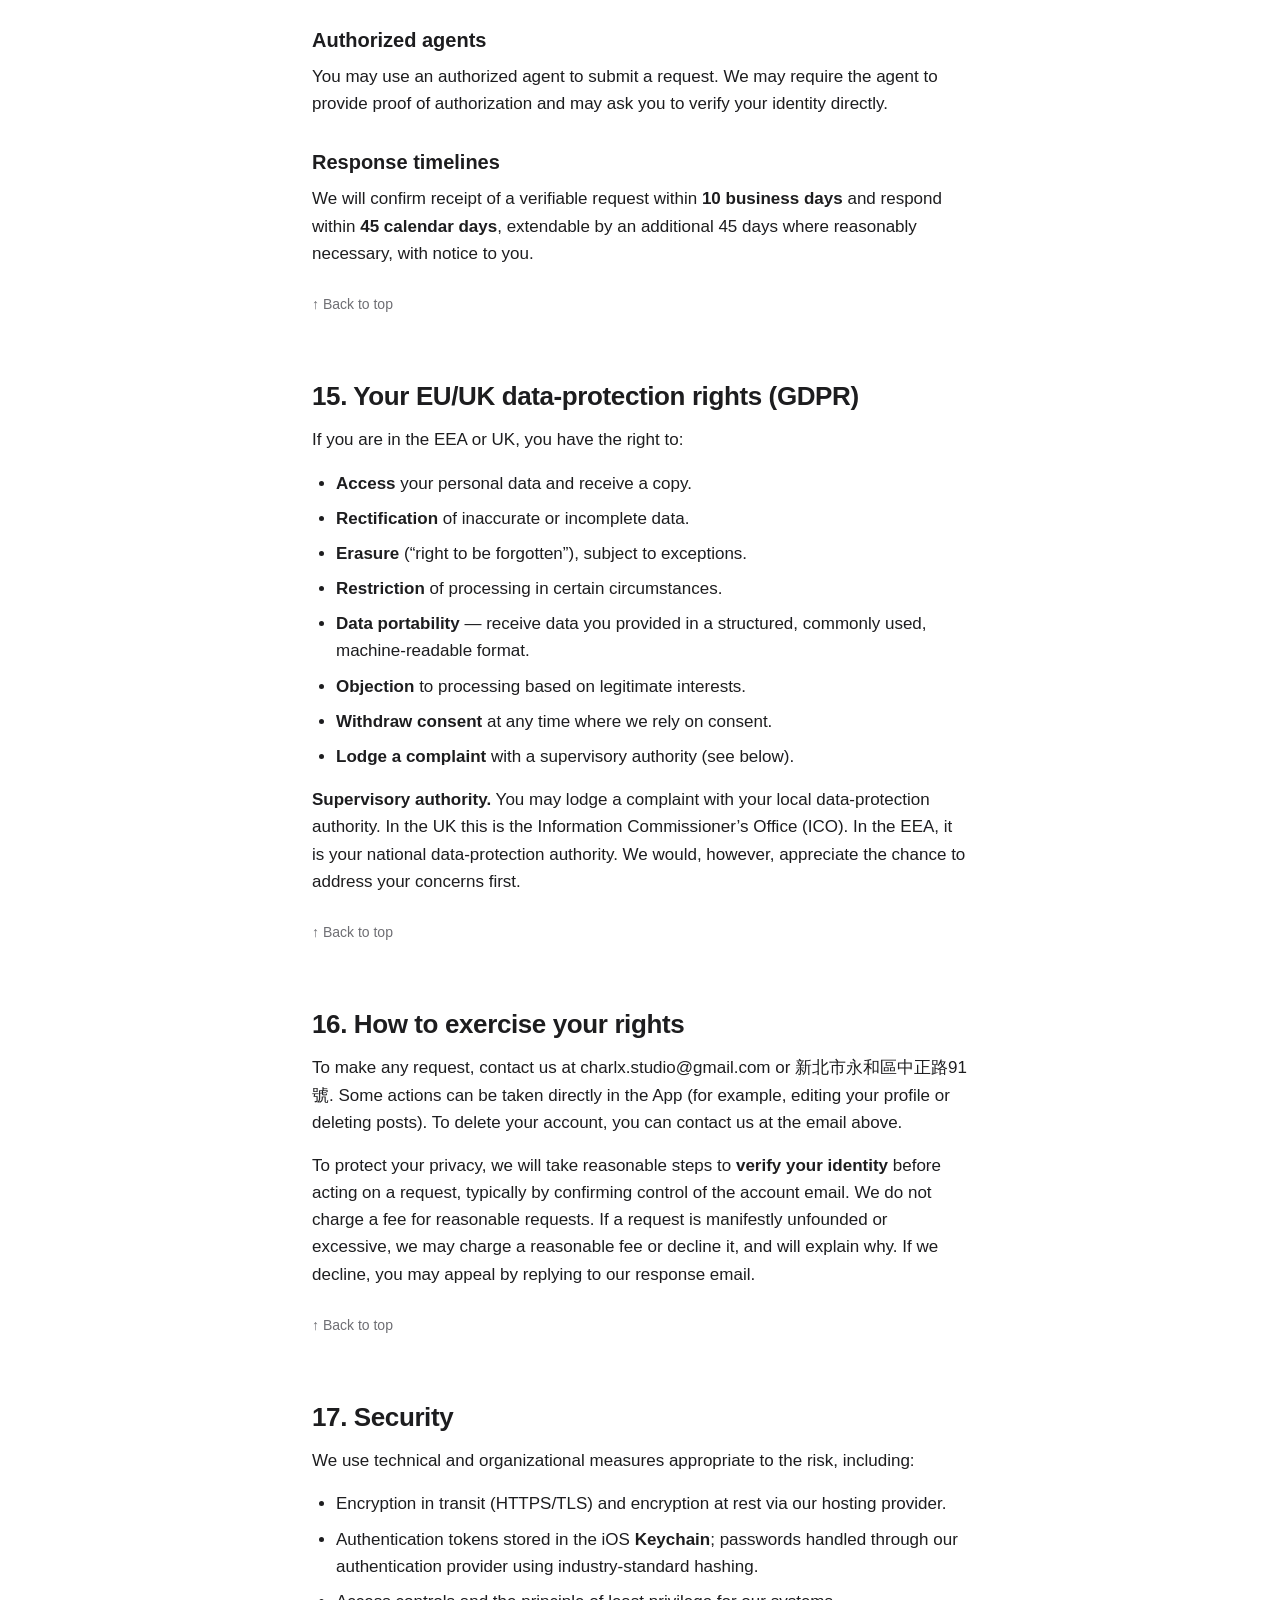
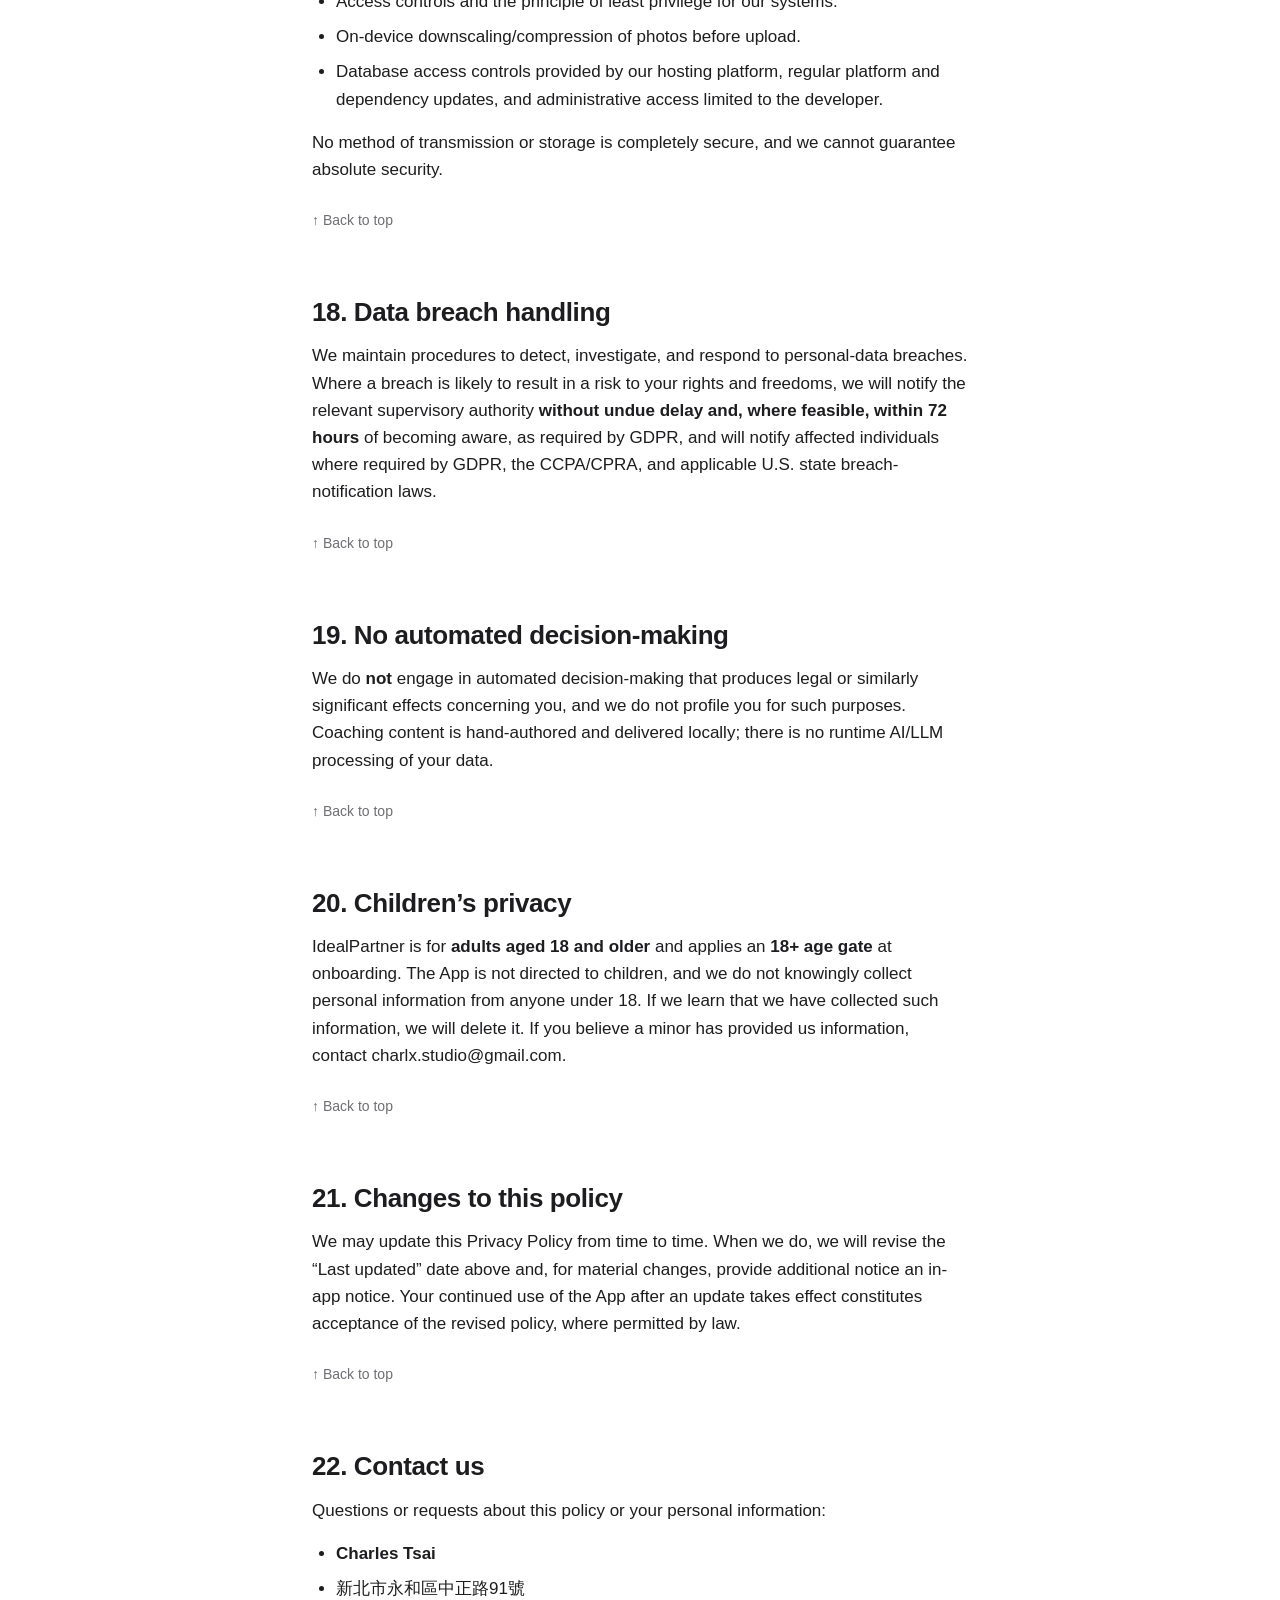
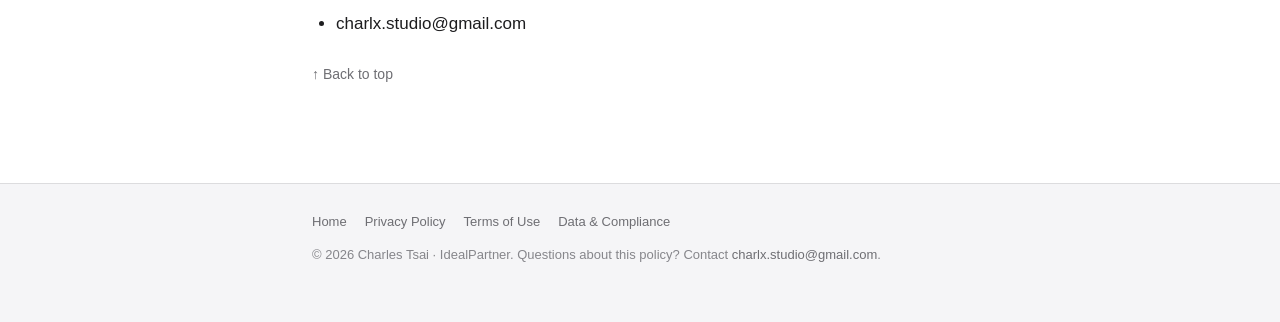
<file: privacy.html>
<!DOCTYPE html>
<html lang="en">
<head>
  <meta charset="utf-8" />
  <meta name="viewport" content="width=device-width, initial-scale=1, viewport-fit=cover" />
  <title>Privacy Policy — IdealPartner</title>
  <meta name="description" content="IdealPartner Privacy Policy, aligned with CCPA/CPRA and GDPR/UK GDPR." />
  <meta name="color-scheme" content="light dark" />
  <link rel="stylesheet" href="styles.css" />
</head>
<body>
  <a class="skip-link" href="#main">Skip to content</a>

  <header class="site-header">
    <div class="bar">
      <a class="brand" href="index.html">IdealPartner <span class="sub">· Legal</span></a>
      <nav class="site-nav" aria-label="Primary">
        <a href="privacy.html" aria-current="page">Privacy</a>
        <a href="terms.html">Terms</a>
        <a href="data-compliance.html">Data &amp; Compliance</a>
      </nav>
    </div>
  </header>

  <main id="main">
    <h1 class="doc-title" id="top">Privacy Policy</h1>
    <p class="updated">Last updated: <strong>July 3, 2026</strong>
      &nbsp;·&nbsp; Effective: <strong>July 3, 2026</strong></p>

    <p>This Privacy Policy explains how Charles Tsai (“we,”
      “us,” or “our”) collects, uses, discloses, and protects personal information in
      connection with the <strong>IdealPartner</strong> mobile application (the “App”), a
      gamified relationship and dating self-improvement coaching app for iOS. It is written
      to align with the California Consumer Privacy Act as amended by the California Privacy
      Rights Act (“CCPA/CPRA”) and the EU General Data Protection Regulation and UK GDPR
      (“GDPR”).</p>

    <p><strong>IdealPartner is intended only for adults aged 18 or older.</strong> The App
      is not directed to children, and we do not knowingly collect personal information from
      anyone under 18. See <a href="#children">Children’s Privacy</a>.</p>

    <!-- ------------------------------------------------------------- -->
    <nav class="toc" aria-label="Table of contents">
      <h2>Contents</h2>
      <ol>
        <li><a href="#controller">Who we are &amp; how to contact us</a></li>
        <li><a href="#scope">Scope &amp; offline-first design</a></li>
        <li><a href="#collect">Information we collect</a></li>
        <li><a href="#local-only">Data that stays on your device</a></li>
        <li><a href="#sources">Where we get information</a></li>
        <li><a href="#use">How &amp; why we use information</a></li>
        <li><a href="#bases">Legal bases (GDPR)</a></li>
        <li><a href="#sharing">How we disclose information</a></li>
        <li><a href="#sell-share">We do not sell or “share” your data</a></li>
        <li><a href="#social">Social &amp; community features</a></li>
        <li><a href="#location">Region &amp; approximate location</a></li>
        <li><a href="#retention">Data retention</a></li>
        <li><a href="#transfers">International data transfers</a></li>
        <li><a href="#ccpa-rights">Your California rights (CCPA/CPRA)</a></li>
        <li><a href="#gdpr-rights">Your EU/UK rights (GDPR)</a></li>
        <li><a href="#exercise">How to exercise your rights</a></li>
        <li><a href="#security">Security</a></li>
        <li><a href="#breach">Data breach handling</a></li>
        <li><a href="#automated">No automated decision-making</a></li>
        <li><a href="#children">Children’s privacy</a></li>
        <li><a href="#changes">Changes to this policy</a></li>
        <li><a href="#contact">Contact us</a></li>
      </ol>
    </nav>

    <!-- 1 -->
    <section class="section" id="controller">
      <h2>1. Who we are &amp; how to contact us</h2>
      <p>The data controller (GDPR) and the business responsible for your personal
        information (CCPA/CPRA) is:</p>
      <ul>
        <li><strong>Developer:</strong> Charles Tsai</li>
        <li><strong>Contact address:</strong> 新北市永和區中正路91號</li>
        <li><strong>Privacy contact:</strong> charlx.studio@gmail.com</li>
      </ul>
      <p>We have <strong>not appointed a Data Protection Officer</strong>, as we are not
        required to.</p>
      <a class="back-to-top" href="#top">Back to top</a>
    </section>

    <!-- 2 -->
    <section class="section" id="scope">
      <h2>2. Scope &amp; offline-first design</h2>
      <p>IdealPartner is <strong>offline-first</strong>. When you are not signed in, the App
        runs locally on your device and your data does not leave the device. All coaching
        content — lessons, drills, and scenario “games” — is hand-authored and processed
        locally. <strong>There is no runtime artificial-intelligence or large-language-model
        processing of your data.</strong></p>
      <p>When you create an account and sign in, certain data is synced to our backend so it
        is available across your sessions and devices and so that social features work. This
        policy covers both modes and explains which data is which.</p>
      <a class="back-to-top" href="#top">Back to top</a>
    </section>

    <!-- 3 -->
    <section class="section" id="collect">
      <h2>3. Information we collect</h2>
      <p>We collect only what the App needs to function. The categories below map to the
        CCPA/CPRA statutory categories; see <a href="data-compliance.html">Data &amp;
        Compliance</a> for the full itemized matrix.</p>

      <h3>3.1 Account &amp; authentication data</h3>
      <ul>
        <li><strong>Sign in with Apple (OIDC)</strong> or <strong>email + password</strong>.
          If you use Sign in with Apple, we receive the identifier Apple provides; if you
          choose Apple’s private-relay email, we receive only the relay address.</li>
        <li><strong>Email address</strong>, used for authentication and account
          communications. Your email is <strong>never shown publicly</strong> to other
          users.</li>
        <li>Authentication tokens are stored securely in the iOS <strong>Keychain</strong> on
          your device.</li>
      </ul>

      <h3>3.2 Profile data</h3>
      <ul>
        <li>Display name</li>
        <li>Optional profile photo (avatar)</li>
        <li>Short bio</li>
        <li>Free-text interest tags</li>
        <li>Birthday as <strong>month and day only</strong> — we never collect the year of
          birth</li>
        <li>Optional Instagram handle</li>
        <li>An auto-generated friend code</li>
      </ul>

      <h3>3.3 Progress data (synced when signed in)</h3>
      <ul>
        <li>XP (experience) ledger and in-app “coins” ledger</li>
        <li>Streaks and “hearts”</li>
        <li>Journey / lesson progress</li>
        <li>Weekly league “cohort” standings (see <a href="#social">Social features</a>)</li>
      </ul>

      <h3>3.4 User-generated content</h3>
      <ul>
        <li>Community feed posts (text, photo, or poll), likes, and poll votes</li>
        <li>Team chat messages in co-op teams</li>
        <li>Reports you submit and users you block (for safety and moderation)</li>
        <li>Uploaded photos (avatars and community/reflection photos), which are downscaled
          and compressed on your device before upload and stored in Supabase Storage</li>
      </ul>

      <h3>3.5 Region / preference &amp; commercial data</h3>
      <ul>
        <li>A user-selected <strong>dating market / region preference</strong> (e.g. Taiwan,
          US/Europe, Korea, China, Japan, or Everywhere — you may pick more than one)</li>
        <li>Your device <strong>language / region locale</strong>, read to choose the App
          language</li>
        <li><strong>Commercial information</strong> relating to in-app purchases — for
          example a record that a subscription or coin pack was purchased. Payments are
          processed by <strong>Apple</strong> via StoreKit; <strong>we never receive or
          store your card number or other payment-method data</strong>.</li>
      </ul>

      <h3>3.6 Technical &amp; approximate-location data</h3>
      <p>Our hosting provider (Supabase) may process a coarse/approximate location inferred
        from your IP address, together with standard request metadata (such as timestamps and
        device/network information), as a normal part of securely serving requests. See
        <a href="#location">Region &amp; approximate location</a>.</p>

      <p>The App does <strong>not</strong> currently collect precise or GPS device location. If
        this changes in the future, we will update this Privacy Policy and, where required,
        request your consent first.</p>
      <p>IdealPartner currently uses <strong>no</strong> third-party advertising, ad networks, or
        third-party analytics/tracking SDKs. If this changes, we will update this Privacy Policy
        accordingly.</p>
      <a class="back-to-top" href="#top">Back to top</a>
    </section>

    <!-- 4 -->
    <section class="section" id="local-only">
      <h2>4. Data that stays on your device</h2>
      <p>The following are stored <strong>locally only</strong> and, by default, never leave
        your device or reach our servers:</p>
      <ul>
        <li>App language preference</li>
        <li>Dating market / region preference</li>
        <li>Coaching style preference</li>
        <li>Local re-engagement notifications scheduling</li>
        <li>Personal reflection journal entries</li>
      </ul>
      <p>If a feature that syncs any of this is introduced in the future, we will update this
        policy and, where required, ask for your consent first.</p>
      <a class="back-to-top" href="#top">Back to top</a>
    </section>

    <!-- 5 -->
    <section class="section" id="sources">
      <h2>5. Where we get information</h2>
      <ul>
        <li><strong>Directly from you</strong> — when you create an account, complete your
          profile, use lessons, post content, or contact us.</li>
        <li><strong>From your device</strong> — locale/language settings and content you
          choose to upload.</li>
        <li><strong>From Apple</strong> — the identifier and (optionally relayed) email
          provided through Sign in with Apple, and confirmation of in-app purchases via
          StoreKit.</li>
        <li><strong>Automatically</strong> — limited technical/request metadata and
          approximate location processed by our hosting provider when the App communicates
          with our backend.</li>
      </ul>
      <a class="back-to-top" href="#top">Back to top</a>
    </section>

    <!-- 6 -->
    <section class="section" id="use">
      <h2>6. How &amp; why we use information</h2>
      <p>We use personal information for the following business and commercial purposes:</p>
      <ul>
        <li><strong>Provide the App</strong> — authenticate you, sync progress, and deliver
          lessons, drills, and scenario games.</li>
        <li><strong>Social features</strong> — operate friends, co-op teams and team chat,
          weekly leagues/cohorts, and the Community feed, including gifting of in-app
          coins.</li>
        <li><strong>Safety &amp; moderation</strong> — process reports and blocks, enforce our
          <a href="terms.html">Terms of Use</a>, and keep the community safe.</li>
        <li><strong>Purchases</strong> — recognize entitlements from subscriptions and coin
          packs purchased through Apple.</li>
        <li><strong>Communications</strong> — respond to you and send essential account or
          service messages.</li>
        <li><strong>Localization</strong> — present the App in your language/region.</li>
        <li><strong>Legal &amp; security</strong> — comply with law, prevent fraud and abuse,
          and protect our rights and users.</li>
      </ul>
      <p>We do <strong>not</strong> use your personal information for third-party advertising
        or cross-context behavioral advertising.</p>
      <a class="back-to-top" href="#top">Back to top</a>
    </section>

    <!-- 7 -->
    <section class="section" id="bases">
      <h2>7. Legal bases for processing (GDPR)</h2>
      <p>If you are in the EEA or UK, we rely on the following legal bases:</p>
      <div class="table-wrap">
        <table>
          <caption>Legal basis by purpose.</caption>
          <thead>
            <tr><th scope="col">Purpose</th><th scope="col">Legal basis</th></tr>
          </thead>
          <tbody>
            <tr><td>Create/authenticate your account; deliver core App functionality; sync progress</td><td>Performance of a contract (Art. 6(1)(b))</td></tr>
            <tr><td>Social, community, team, league, and friend features you choose to use</td><td>Performance of a contract (Art. 6(1)(b)); consent for optional elements where applicable (Art. 6(1)(a))</td></tr>
            <tr><td>Processing in-app purchases and entitlements</td><td>Performance of a contract (Art. 6(1)(b)); legal obligation for records (Art. 6(1)(c))</td></tr>
            <tr><td>Safety, moderation, fraud prevention, securing the service</td><td>Legitimate interests (Art. 6(1)(f))</td></tr>
            <tr><td>Optional profile fields (e.g. photo, Instagram handle, interest tags)</td><td>Consent (Art. 6(1)(a)) — you choose whether to provide them</td></tr>
            <tr><td>Complying with legal requests and obligations</td><td>Legal obligation (Art. 6(1)(c))</td></tr>
          </tbody>
        </table>
      </div>
      <p>Where we rely on consent, you may withdraw it at any time (see
        <a href="#gdpr-rights">Your EU/UK rights</a>); withdrawal does not affect processing
        already carried out. Where we rely on legitimate interests, we have balanced those
        interests against your rights and you may object (see
        <a href="#gdpr-rights">Objection</a>).</p>
      <a class="back-to-top" href="#top">Back to top</a>
    </section>

    <!-- 8 -->
    <section class="section" id="sharing">
      <h2>8. How we disclose information</h2>
      <p>We disclose personal information only as described here, and only to the categories
        of recipients below:</p>
      <ul>
        <li><strong>Service providers / processors</strong> who act on our behalf under
          contract:
          <ul>
            <li><strong>Supabase</strong> — hosted database, authentication, and storage
              (our backend and photo storage).</li>
            <li><strong>Apple</strong> — Sign in with Apple authentication and StoreKit
              in-app purchase processing.</li>
            <li>We currently use no other sub-processors.</li>
          </ul>
        </li>
        <li><strong>Other users</strong> — only the limited profile and activity information
          you choose to make visible through social features (see
          <a href="#social">Social &amp; community features</a>).</li>
        <li><strong>Legal &amp; safety</strong> — to comply with law, enforce our terms, or
          protect rights, property, and safety.</li>
        <li><strong>Business transfers</strong> — in connection with a merger, acquisition,
          or sale of assets, subject to this policy.</li>
      </ul>
      <p>A full sub-processor list, purposes, and transfer safeguards are in
        <a href="data-compliance.html">Data &amp; Compliance</a>.</p>
      <a class="back-to-top" href="#top">Back to top</a>
    </section>

    <!-- 9 -->
    <section class="section" id="sell-share">
      <h2>9. We do not sell or “share” your personal information</h2>
      <p><strong>We do not sell your personal information, and we do not “share” it for
        cross-context behavioral advertising</strong>, as those terms are defined under the
        CCPA/CPRA. We have not done so in the preceding 12 months. We also do not use or
        disclose <strong>sensitive personal information</strong> for purposes that would
        require offering a “Limit the Use of My Sensitive Personal Information” right beyond
        those permitted by law.</p>
      <p>Because we do not sell or share, there is no “Do Not Sell or Share My Personal
        Information” action needed — but you may still exercise all other rights described
        below.</p>
      <a class="back-to-top" href="#top">Back to top</a>
    </section>

    <!-- 10 -->
    <section class="section" id="social">
      <h2>10. Social &amp; community features</h2>
      <p>IdealPartner includes optional social features. Please share thoughtfully — content
        you post may be visible to others as described:</p>
      <ul>
        <li><strong>Friends</strong> are added <strong>only by private friend code</strong>.
          There is no public user directory.</li>
        <li><strong>Leagues / cohorts</strong> — within your weekly cohort, your
          <strong>display name and streak</strong> are visible to other members of that
          cohort.</li>
        <li><strong>Co-op teams</strong> of 2–5 people can exchange <strong>team chat
          messages</strong> visible to team members.</li>
        <li><strong>Community feed</strong> — a <strong>global, public</strong> feed of
          text/photo/poll posts, likes, and poll votes. Content posted here is visible to
          other users of the App. The feed includes <strong>reporting, moderation, and user
          blocking</strong>.</li>
        <li><strong>Coin gifting</strong> — you can gift in-app coins to friends.</li>
      </ul>
      <p>Your <strong>email address is never shown publicly</strong> to other users. Avoid
        posting sensitive personal details in public areas.</p>
      <a class="back-to-top" href="#top">Back to top</a>
    </section>

    <!-- 11 -->
    <section class="section" id="location">
      <h2>11. Region &amp; approximate location</h2>
      <p>The App does <strong>not</strong> collect precise or GPS device location. It does
        process:</p>
      <ul>
        <li>Your <strong>selected dating market / region preference</strong> (which you set,
          and may change);</li>
        <li>Your <strong>device language/region locale</strong>, used to choose the App
          language; and</li>
        <li>A <strong>coarse/approximate location inferred from your IP address</strong>,
          processed by our hosting provider as a normal part of serving and securing
          requests.</li>
      </ul>
      <p>We use this only for localization, region-appropriate content, and security — not to
        track your precise movements.</p>
      <a class="back-to-top" href="#top">Back to top</a>
    </section>

    <!-- 12 -->
    <section class="section" id="retention">
      <h2>12. Data retention</h2>
      <p>We keep personal information only as long as necessary for the purposes described
        here, then delete or anonymize it. Our current retention periods are:</p>
      <div class="table-wrap">
        <table>
          <caption>Retention periods.</caption>
          <thead>
            <tr><th scope="col">Data</th><th scope="col">Retention</th></tr>
          </thead>
          <tbody>
            <tr><td>Account &amp; profile data</td><td>For the life of your account; deleted within 30 days of account deletion</td></tr>
            <tr><td>Progress data (XP, coins, streaks, lessons)</td><td>For the life of your account; deleted on account deletion</td></tr>
            <tr><td>Community posts, team chat, likes, poll votes</td><td>Until you delete them or your account is deleted, subject to our backup and moderation limits</td></tr>
            <tr><td>Reports &amp; moderation records</td><td>Up to 12 months for safety and abuse prevention</td></tr>
            <tr><td>Purchase records</td><td>As required for tax/accounting, typically 7 years</td></tr>
            <tr><td>Backups</td><td>Rolling backups expire within 90 days</td></tr>
          </tbody>
        </table>
      </div>
      <a class="back-to-top" href="#top">Back to top</a>
    </section>

    <!-- 13 -->
    <section class="section" id="transfers">
      <h2>13. International data transfers</h2>
      <p>Our service providers, including <strong>Supabase</strong> and <strong>Apple</strong>,
        may process personal information in countries outside the EEA, the UK, or your home
        country, including the United States. Our primary data hosting region is
        ap-northeast-1.</p>
      <p>Where personal information is transferred out of the EEA or UK, we rely on
        appropriate safeguards, such as the European Commission’s <strong>Standard
        Contractual Clauses (SCCs)</strong> and the UK International Data Transfer Addendum,
        and/or other lawful transfer mechanisms
        as applicable. You may request a copy of
        the relevant safeguards using the contact details above.</p>
      <a class="back-to-top" href="#top">Back to top</a>
    </section>

    <!-- 14 -->
    <section class="section" id="ccpa-rights">
      <h2>14. Your California privacy rights (CCPA/CPRA)</h2>
      <p>If you are a California resident, you have the right to:</p>
      <ul>
        <li><strong>Know / access</strong> the categories and specific pieces of personal
          information we have collected, the sources, the purposes, and the categories of
          recipients.</li>
        <li><strong>Delete</strong> personal information we collected from you, subject to
          legal exceptions.</li>
        <li><strong>Correct</strong> inaccurate personal information.</li>
        <li><strong>Opt out of sale/sharing</strong> — not applicable because we do not sell
          or share personal information.</li>
        <li><strong>Limit the use of sensitive personal information</strong> — we do not use
          sensitive personal information for purposes that require this option, but you may
          still contact us with any request.</li>
        <li><strong>Non-discrimination</strong> — we will not discriminate against you for
          exercising your rights.</li>
      </ul>
      <p>A summary of the categories of personal information collected, sources, purposes, and
        disclosures for the preceding 12 months is provided in
        <a href="data-compliance.html">Data &amp; Compliance</a>.</p>
      <h3>Authorized agents</h3>
      <p>You may use an authorized agent to submit a request. We may require the agent to
        provide proof of authorization and may ask you to verify your identity directly.</p>
      <h3>Response timelines</h3>
      <p>We will confirm receipt of a verifiable request within <strong>10 business days</strong>
        and respond within <strong>45 calendar days</strong>, extendable by an additional
        45 days where reasonably necessary, with notice to you.</p>
      <a class="back-to-top" href="#top">Back to top</a>
    </section>

    <!-- 15 -->
    <section class="section" id="gdpr-rights">
      <h2>15. Your EU/UK data-protection rights (GDPR)</h2>
      <p>If you are in the EEA or UK, you have the right to:</p>
      <ul>
        <li><strong>Access</strong> your personal data and receive a copy.</li>
        <li><strong>Rectification</strong> of inaccurate or incomplete data.</li>
        <li><strong>Erasure</strong> (“right to be forgotten”), subject to exceptions.</li>
        <li><strong>Restriction</strong> of processing in certain circumstances.</li>
        <li><strong>Data portability</strong> — receive data you provided in a structured,
          commonly used, machine-readable format.</li>
        <li id="objection"><strong>Objection</strong> to processing based on legitimate
          interests.</li>
        <li><strong>Withdraw consent</strong> at any time where we rely on consent.</li>
        <li><strong>Lodge a complaint</strong> with a supervisory authority (see below).</li>
      </ul>
      <p><strong>Supervisory authority.</strong> You may lodge a complaint with your local
        data-protection authority. In the UK this is the Information Commissioner’s Office
        (ICO). In the EEA, it is your national data-protection authority. We would, however,
        appreciate the chance to address your concerns first.</p>
      <a class="back-to-top" href="#top">Back to top</a>
    </section>

    <!-- 16 -->
    <section class="section" id="exercise">
      <h2>16. How to exercise your rights</h2>
      <p>To make any request, contact us at charlx.studio@gmail.com or
        新北市永和區中正路91號. Some actions can be taken directly in the
        App (for example, editing your profile or deleting posts). To delete your account, you
        can contact us at the email above.</p>
      <p>To protect your privacy, we will take reasonable steps to <strong>verify your
        identity</strong> before acting on a request, typically by confirming control of the
        account email. We do not charge a fee for reasonable requests. If a request is
        manifestly unfounded or excessive, we may charge a reasonable fee or decline it, and
        will explain why. If we decline, you may appeal by
        replying to our response email.</p>
      <a class="back-to-top" href="#top">Back to top</a>
    </section>

    <!-- 17 -->
    <section class="section" id="security">
      <h2>17. Security</h2>
      <p>We use technical and organizational measures appropriate to the risk, including:</p>
      <ul>
        <li>Encryption in transit (HTTPS/TLS) and encryption at rest via our hosting
          provider.</li>
        <li>Authentication tokens stored in the iOS <strong>Keychain</strong>; passwords
          handled through our authentication provider using industry-standard hashing.</li>
        <li>Access controls and the principle of least privilege for our systems.</li>
        <li>On-device downscaling/compression of photos before upload.</li>
        <li>Database access controls provided by our hosting platform, regular platform and
          dependency updates, and administrative access limited to the developer.</li>
      </ul>
      <p>No method of transmission or storage is completely secure, and we cannot guarantee
        absolute security.</p>
      <a class="back-to-top" href="#top">Back to top</a>
    </section>

    <!-- 18 -->
    <section class="section" id="breach">
      <h2>18. Data breach handling</h2>
      <p>We maintain procedures to detect, investigate, and respond to personal-data breaches.
        Where a breach is likely to result in a risk to your rights and freedoms, we will
        notify the relevant supervisory authority <strong>without undue delay and, where
        feasible, within 72 hours</strong> of becoming aware, as required by GDPR, and will
        notify affected individuals where required by GDPR, the CCPA/CPRA, and applicable
        U.S. state breach-notification laws.</p>
      <a class="back-to-top" href="#top">Back to top</a>
    </section>

    <!-- 19 -->
    <section class="section" id="automated">
      <h2>19. No automated decision-making</h2>
      <p>We do <strong>not</strong> engage in automated decision-making that produces legal or
        similarly significant effects concerning you, and we do not profile you for such
        purposes. Coaching content is hand-authored and delivered locally; there is no runtime
        AI/LLM processing of your data.</p>
      <a class="back-to-top" href="#top">Back to top</a>
    </section>

    <!-- 20 -->
    <section class="section" id="children">
      <h2>20. Children’s privacy</h2>
      <p>IdealPartner is for <strong>adults aged 18 and older</strong> and applies an
        <strong>18+ age gate</strong> at onboarding. The App is not directed to children, and
        we do not knowingly collect personal information from anyone under 18. If we learn that
        we have collected such information, we will delete it. If you believe a minor has
        provided us information, contact charlx.studio@gmail.com.</p>
      <a class="back-to-top" href="#top">Back to top</a>
    </section>

    <!-- 21 -->
    <section class="section" id="changes">
      <h2>21. Changes to this policy</h2>
      <p>We may update this Privacy Policy from time to time. When we do, we will revise the
        “Last updated” date above and, for material changes, provide additional notice
        an in-app notice. Your continued use of the App
        after an update takes effect constitutes acceptance of the revised policy, where
        permitted by law.</p>
      <a class="back-to-top" href="#top">Back to top</a>
    </section>

    <!-- 22 -->
    <section class="section" id="contact">
      <h2>22. Contact us</h2>
      <p>Questions or requests about this policy or your personal information:</p>
      <ul>
        <li><strong>Charles Tsai</strong></li>
        <li>新北市永和區中正路91號</li>
        <li>charlx.studio@gmail.com</li>
      </ul>
      <a class="back-to-top" href="#top">Back to top</a>
    </section>
  </main>

  <footer class="site-footer">
    <div class="inner">
      <nav aria-label="Footer">
        <a href="index.html">Home</a>
        <a href="privacy.html">Privacy Policy</a>
        <a href="terms.html">Terms of Use</a>
        <a href="data-compliance.html">Data &amp; Compliance</a>
      </nav>
      <p>© 2026 Charles Tsai · IdealPartner. Questions about this policy?
        Contact <a href="mailto:charlx.studio@gmail.com">charlx.studio@gmail.com</a>.</p>
    </div>
  </footer>
</body>
</html>
</file>
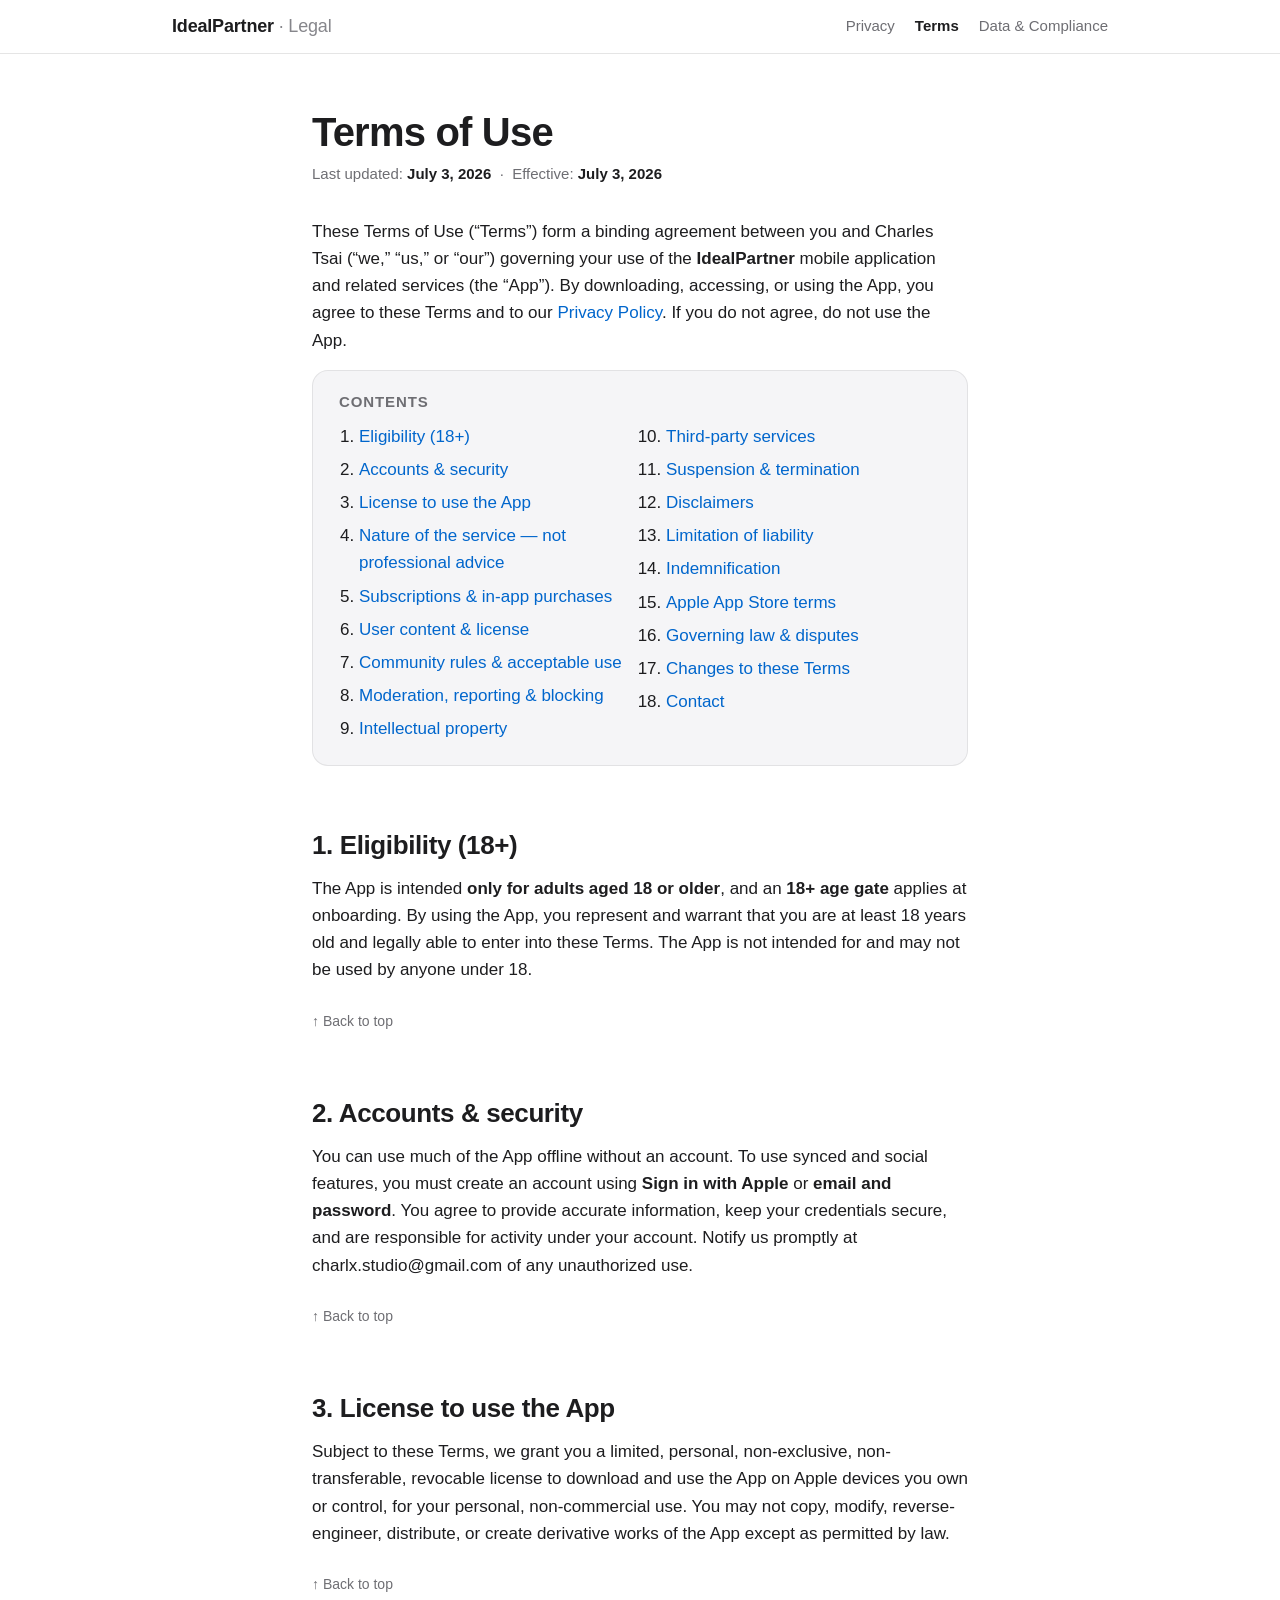
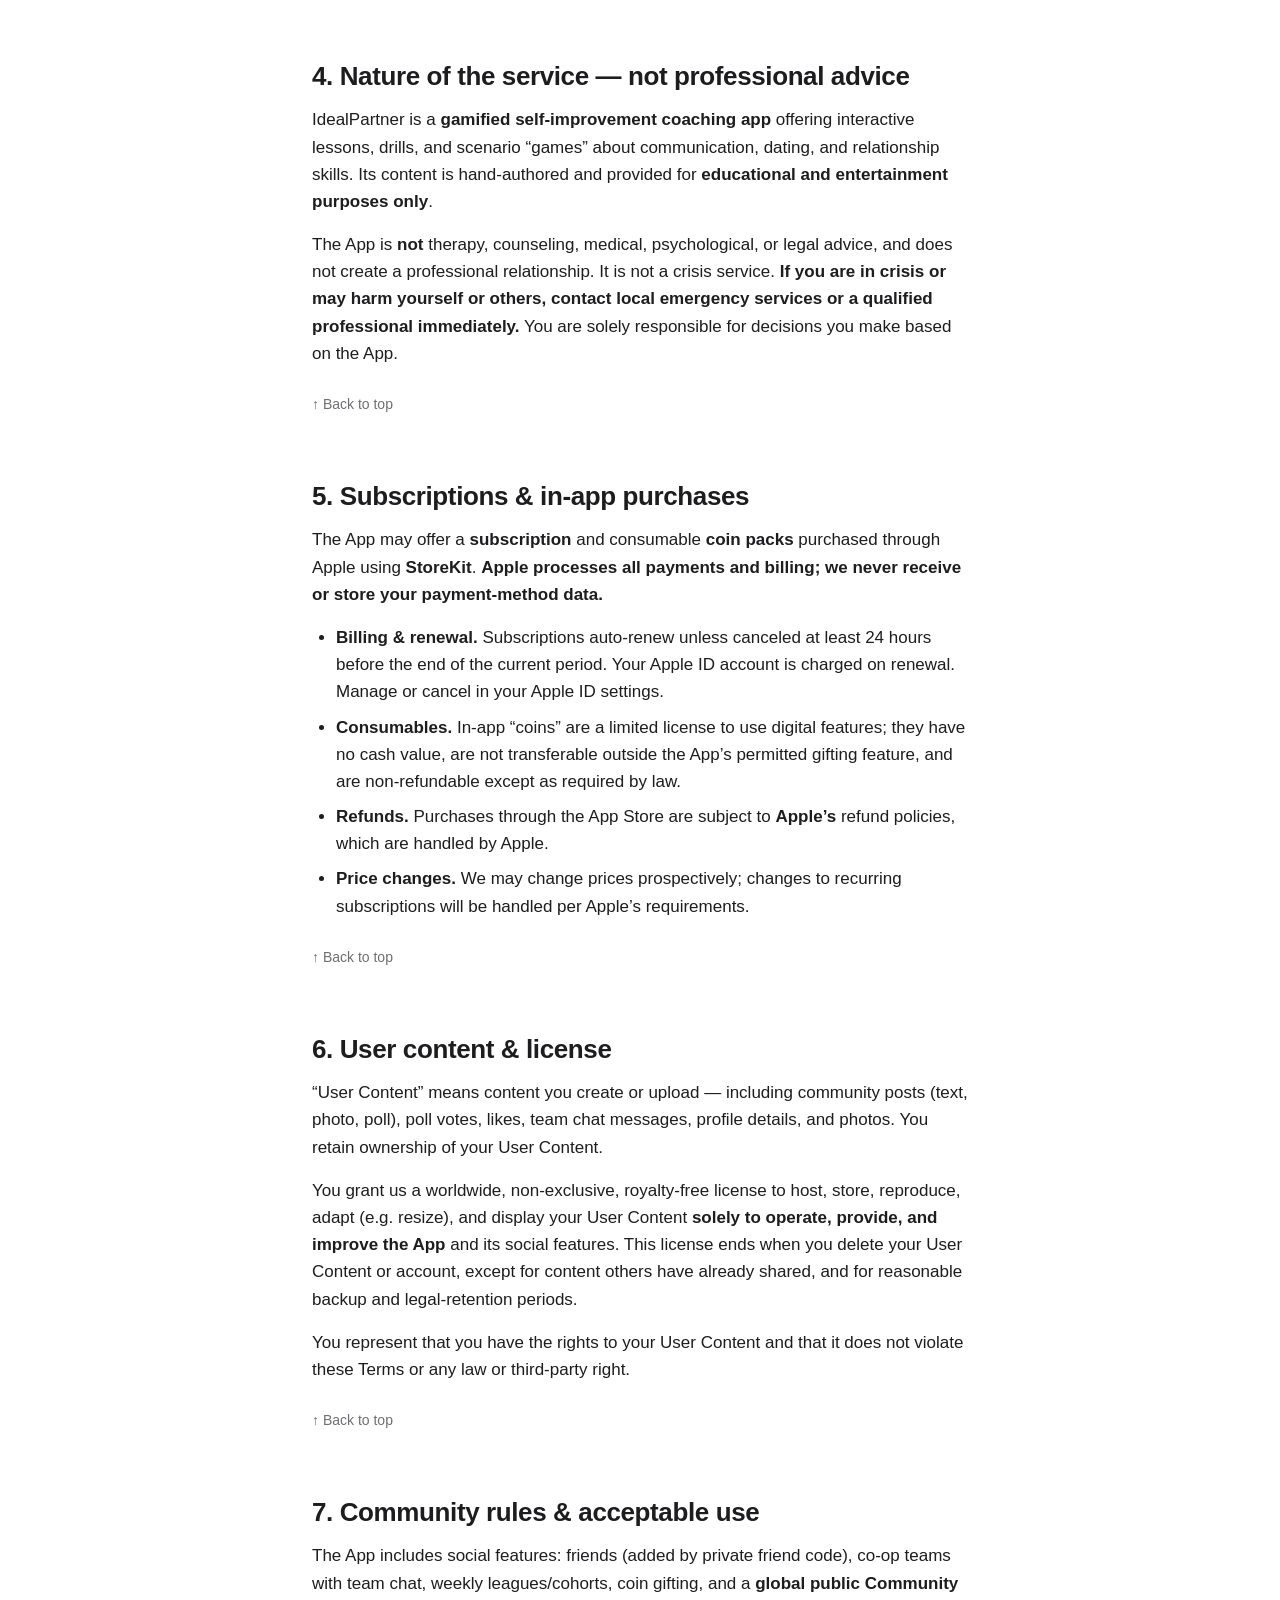
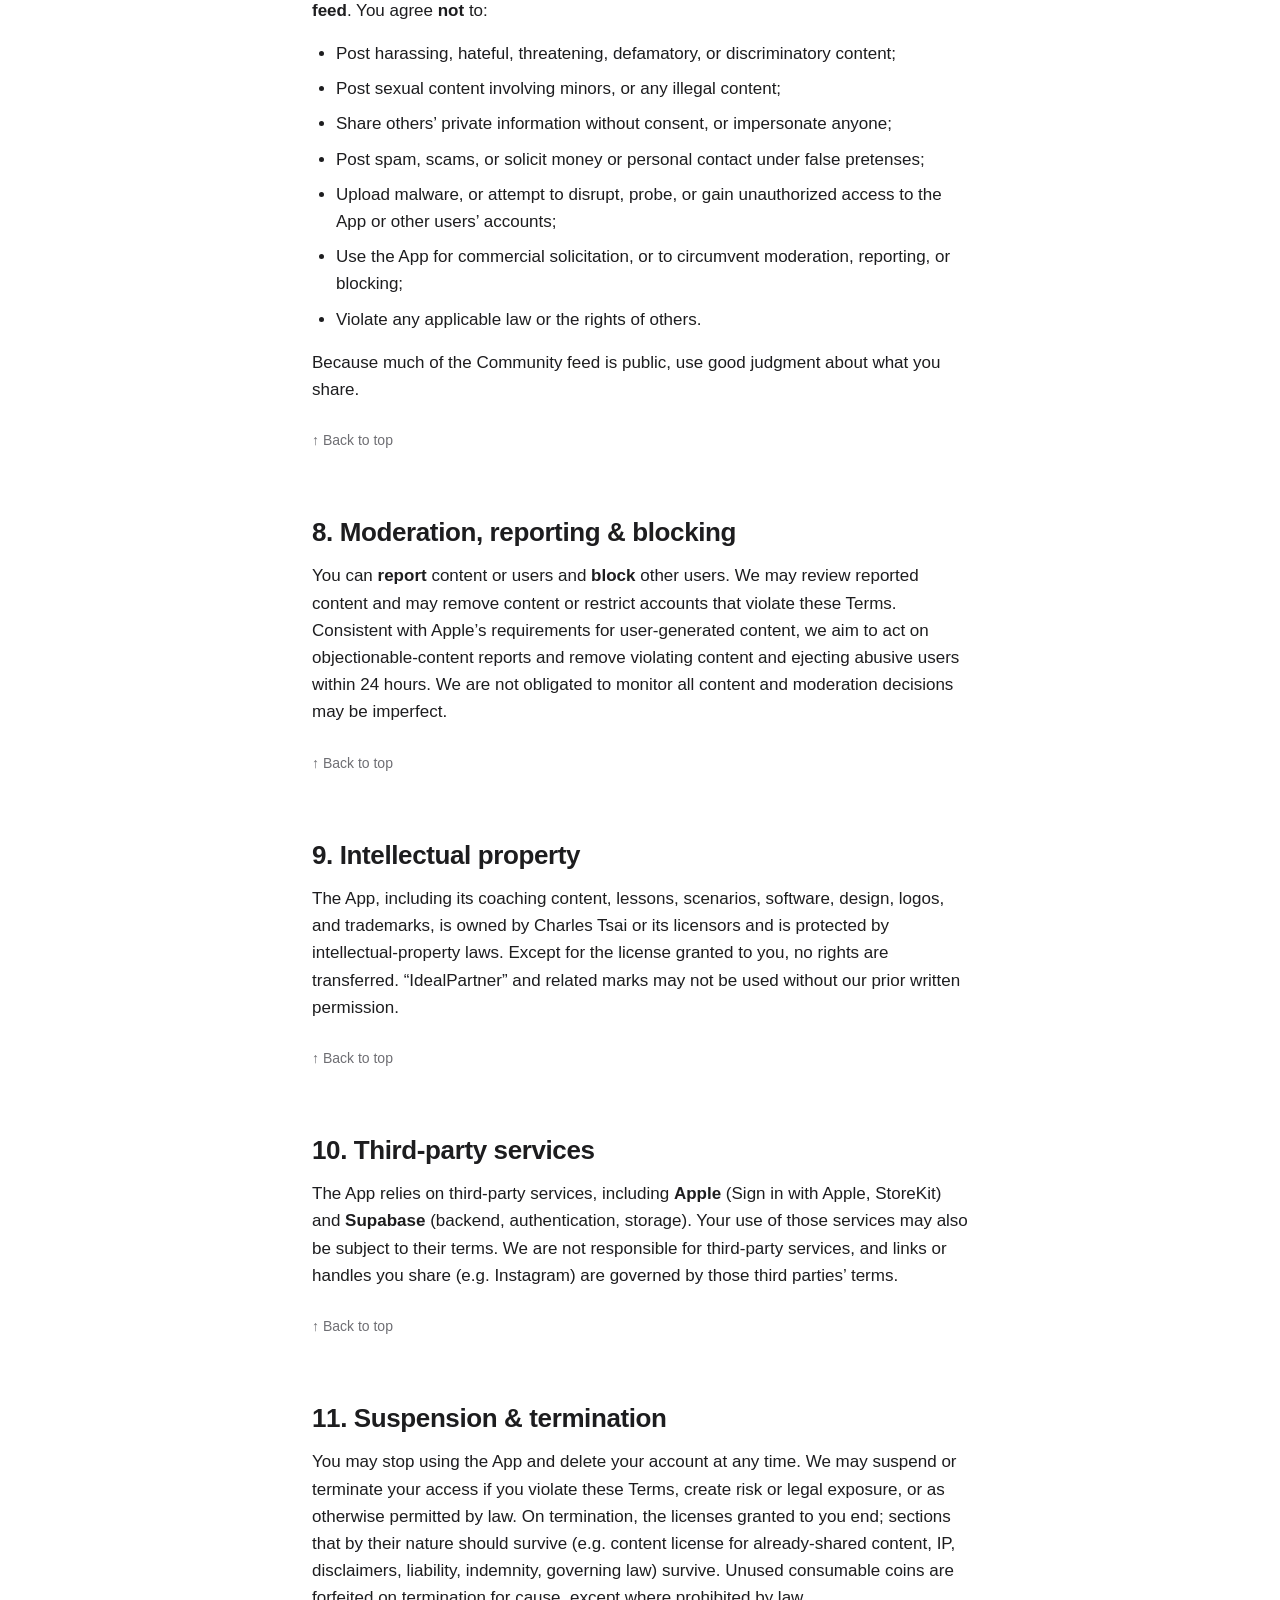
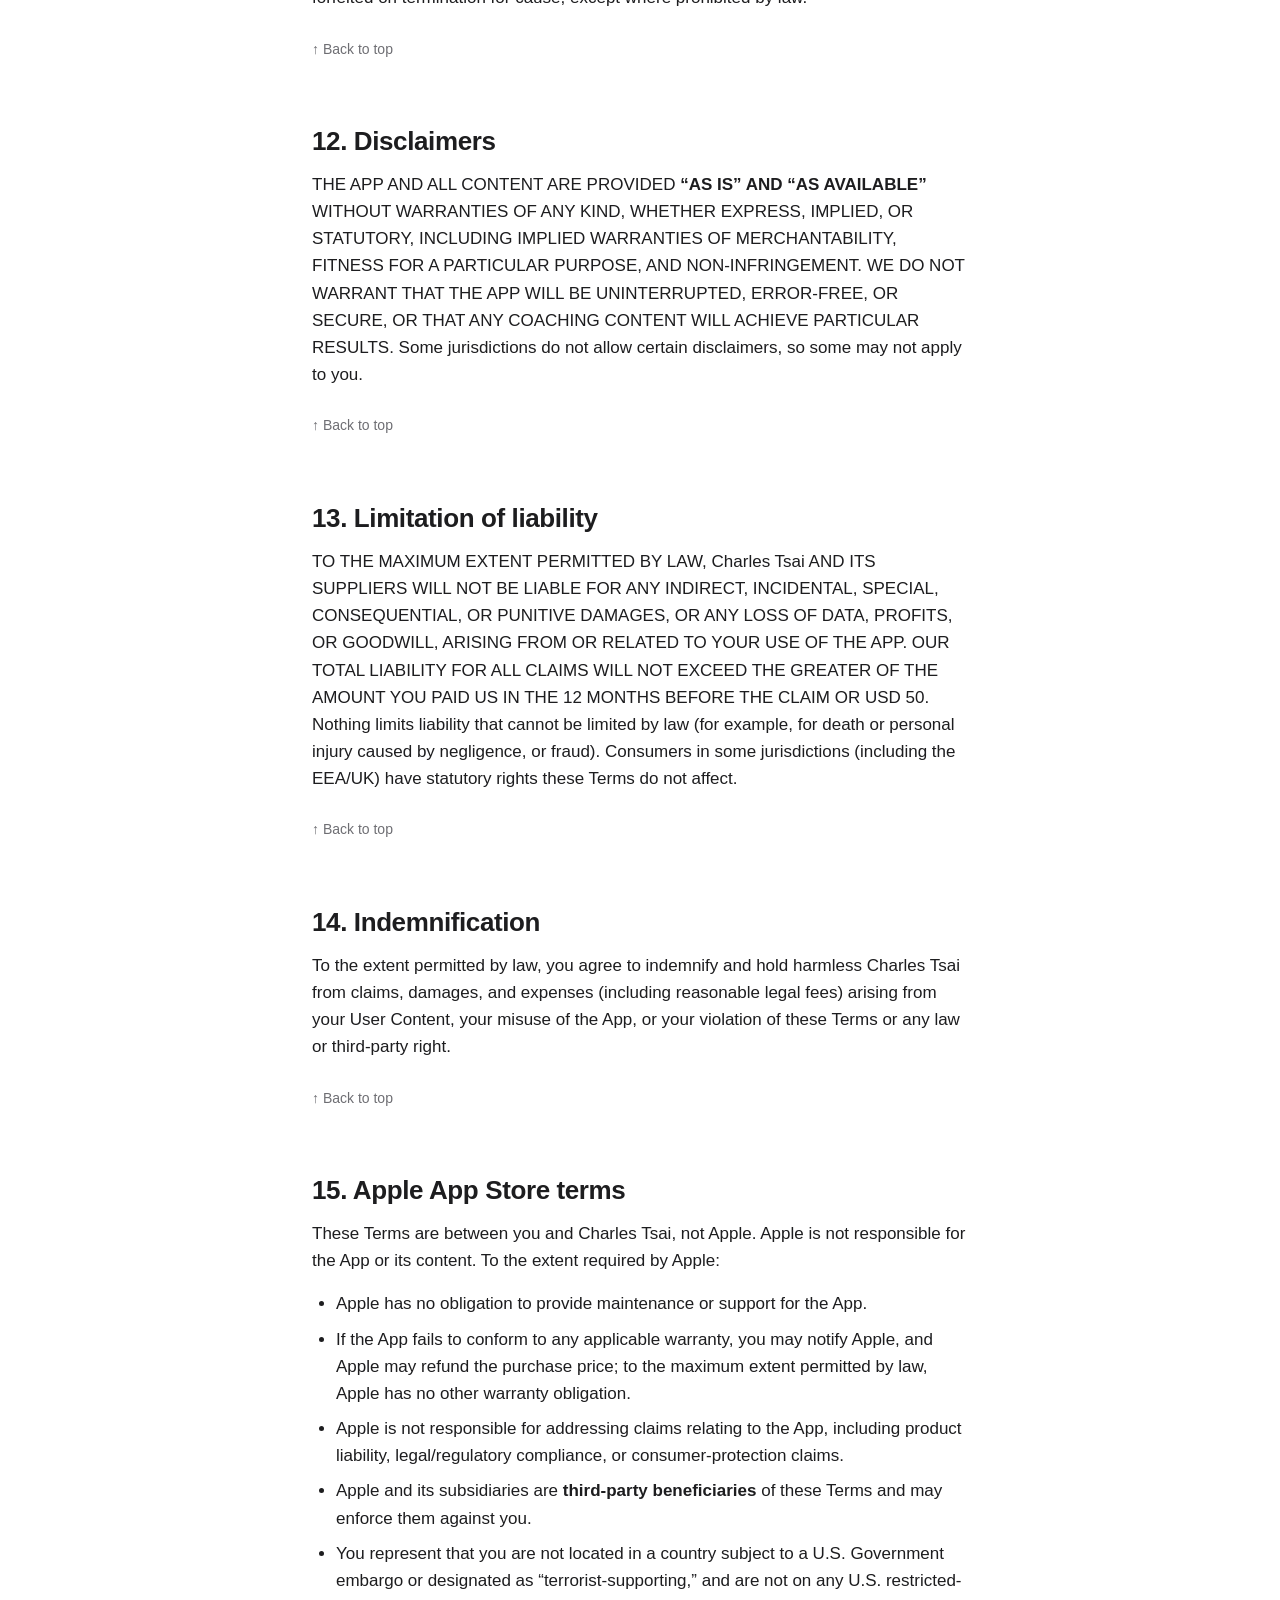
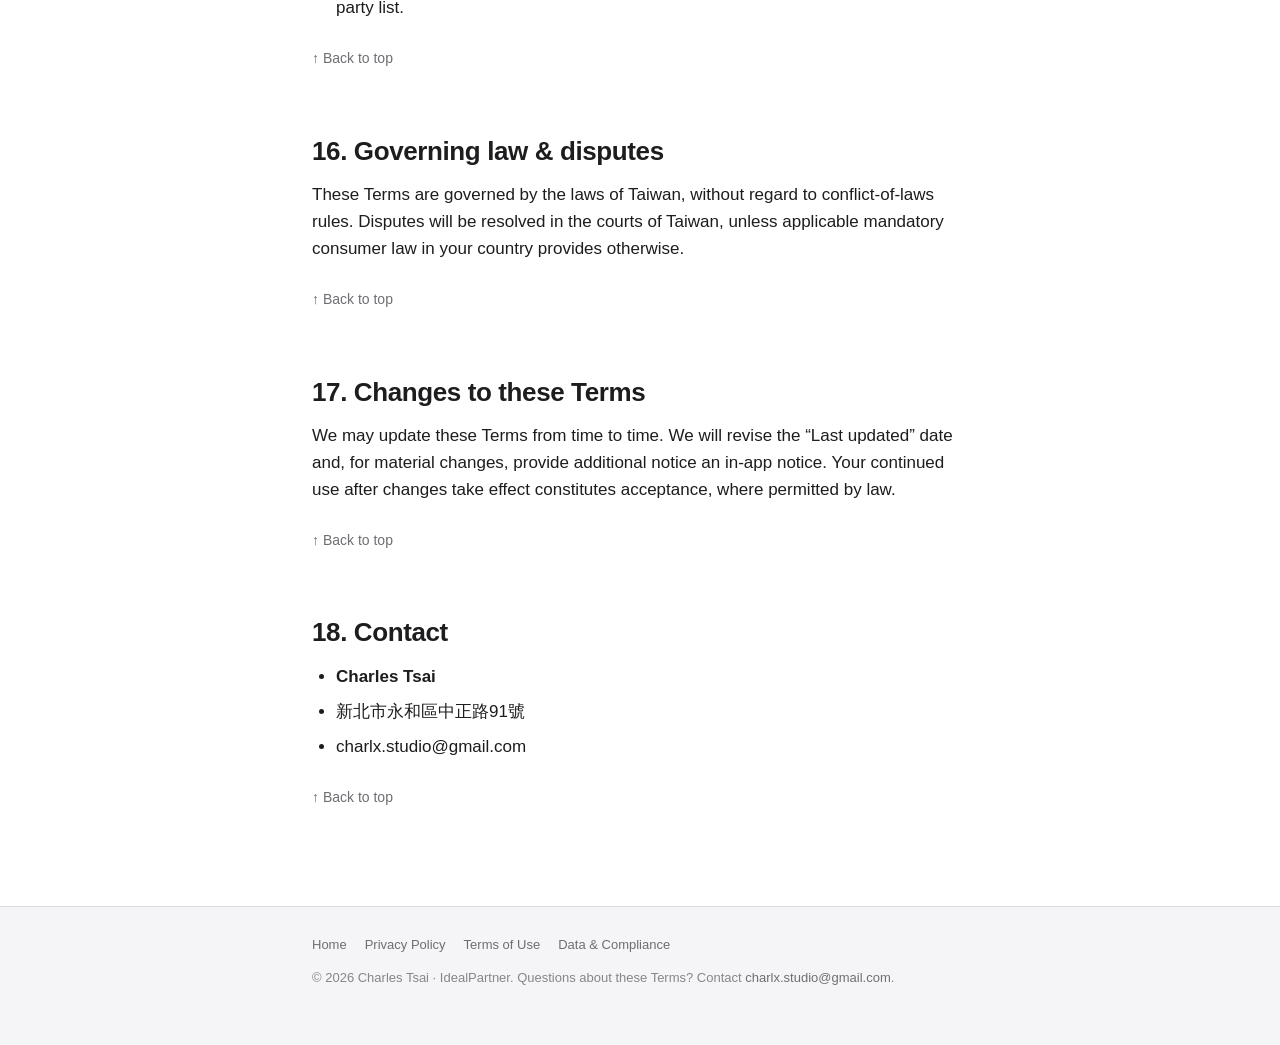
<file: terms.html>
<!DOCTYPE html>
<html lang="en">
<head>
  <meta charset="utf-8" />
  <meta name="viewport" content="width=device-width, initial-scale=1, viewport-fit=cover" />
  <title>Terms of Use — IdealPartner</title>
  <meta name="description" content="IdealPartner Terms of Use." />
  <meta name="color-scheme" content="light dark" />
  <link rel="stylesheet" href="styles.css" />
</head>
<body>
  <a class="skip-link" href="#main">Skip to content</a>

  <header class="site-header">
    <div class="bar">
      <a class="brand" href="index.html">IdealPartner <span class="sub">· Legal</span></a>
      <nav class="site-nav" aria-label="Primary">
        <a href="privacy.html">Privacy</a>
        <a href="terms.html" aria-current="page">Terms</a>
        <a href="data-compliance.html">Data &amp; Compliance</a>
      </nav>
    </div>
  </header>

  <main id="main">
    <h1 class="doc-title" id="top">Terms of Use</h1>
    <p class="updated">Last updated: <strong>July 3, 2026</strong>
      &nbsp;·&nbsp; Effective: <strong>July 3, 2026</strong></p>

    <p>These Terms of Use (“Terms”) form a binding agreement between you and
      Charles Tsai (“we,” “us,” or “our”) governing your use of
      the <strong>IdealPartner</strong> mobile application and related services (the “App”). By
      downloading, accessing, or using the App, you agree to these Terms and to our
      <a href="privacy.html">Privacy Policy</a>. If you do not agree, do not use the App.</p>

    <nav class="toc" aria-label="Table of contents">
      <h2>Contents</h2>
      <ol>
        <li><a href="#eligibility">Eligibility (18+)</a></li>
        <li><a href="#accounts">Accounts &amp; security</a></li>
        <li><a href="#license">License to use the App</a></li>
        <li><a href="#nature">Nature of the service — not professional advice</a></li>
        <li><a href="#purchases">Subscriptions &amp; in-app purchases</a></li>
        <li><a href="#ugc">User content &amp; license</a></li>
        <li><a href="#conduct">Community rules &amp; acceptable use</a></li>
        <li><a href="#moderation">Moderation, reporting &amp; blocking</a></li>
        <li><a href="#ip">Intellectual property</a></li>
        <li><a href="#thirdparty">Third-party services</a></li>
        <li><a href="#termination">Suspension &amp; termination</a></li>
        <li><a href="#disclaimers">Disclaimers</a></li>
        <li><a href="#liability">Limitation of liability</a></li>
        <li><a href="#indemnity">Indemnification</a></li>
        <li><a href="#apple">Apple App Store terms</a></li>
        <li><a href="#law">Governing law &amp; disputes</a></li>
        <li><a href="#changes">Changes to these Terms</a></li>
        <li><a href="#contact">Contact</a></li>
      </ol>
    </nav>

    <section class="section" id="eligibility">
      <h2>1. Eligibility (18+)</h2>
      <p>The App is intended <strong>only for adults aged 18 or older</strong>, and an
        <strong>18+ age gate</strong> applies at onboarding. By using the App, you represent
        and warrant that you are at least 18 years old and legally able to enter into these
        Terms. The App is not intended for and may not be used by anyone under 18.</p>
      <a class="back-to-top" href="#top">Back to top</a>
    </section>

    <section class="section" id="accounts">
      <h2>2. Accounts &amp; security</h2>
      <p>You can use much of the App offline without an account. To use synced and social
        features, you must create an account using <strong>Sign in with Apple</strong> or
        <strong>email and password</strong>. You agree to provide accurate information, keep
        your credentials secure, and are responsible for activity under your account. Notify us
        promptly at charlx.studio@gmail.com of any unauthorized use.</p>
      <a class="back-to-top" href="#top">Back to top</a>
    </section>

    <section class="section" id="license">
      <h2>3. License to use the App</h2>
      <p>Subject to these Terms, we grant you a limited, personal, non-exclusive,
        non-transferable, revocable license to download and use the App on Apple devices you
        own or control, for your personal, non-commercial use. You may not copy, modify,
        reverse-engineer, distribute, or create derivative works of the App except as permitted
        by law.</p>
      <a class="back-to-top" href="#top">Back to top</a>
    </section>

    <section class="section" id="nature">
      <h2>4. Nature of the service — not professional advice</h2>
      <p>IdealPartner is a <strong>gamified self-improvement coaching app</strong> offering
        interactive lessons, drills, and scenario “games” about communication, dating, and
        relationship skills. Its content is hand-authored and provided for
        <strong>educational and entertainment purposes only</strong>.</p>
      <p>The App is <strong>not</strong> therapy, counseling, medical, psychological, or legal
        advice, and does not create a professional relationship. It is not a crisis service.
        <strong>If you are in crisis or may harm yourself or others, contact local emergency
        services or a qualified professional immediately.</strong> You are solely responsible
        for decisions you make based on the App.</p>
      <a class="back-to-top" href="#top">Back to top</a>
    </section>

    <section class="section" id="purchases">
      <h2>5. Subscriptions &amp; in-app purchases</h2>
      <p>The App may offer a <strong>subscription</strong> and consumable
        <strong>coin packs</strong> purchased through Apple using <strong>StoreKit</strong>.
        <strong>Apple processes all payments and billing; we never receive or store your
        payment-method data.</strong></p>
      <ul>
        <li><strong>Billing &amp; renewal.</strong> Subscriptions auto-renew unless canceled at
          least 24 hours before the end of the current period. Your Apple ID account is charged
          on renewal. Manage or cancel in your Apple ID settings.</li>
        <li><strong>Consumables.</strong> In-app “coins” are a limited license to use digital
          features; they have no cash value, are not transferable outside the App’s permitted
          gifting feature, and are non-refundable except as required by law.</li>
        <li><strong>Refunds.</strong> Purchases through the App Store are subject to
          <strong>Apple’s</strong> refund policies, which are handled by Apple.</li>
        <li><strong>Price changes.</strong> We may change prices prospectively; changes to
          recurring subscriptions will be handled per Apple’s requirements.</li>
      </ul>
      <a class="back-to-top" href="#top">Back to top</a>
    </section>

    <section class="section" id="ugc">
      <h2>6. User content &amp; license</h2>
      <p>“User Content” means content you create or upload — including community posts (text,
        photo, poll), poll votes, likes, team chat messages, profile details, and photos. You
        retain ownership of your User Content.</p>
      <p>You grant us a worldwide, non-exclusive, royalty-free license to host, store, reproduce,
        adapt (e.g. resize), and display your User Content <strong>solely to operate, provide,
        and improve the App</strong> and its social features. This license ends when you delete
        your User Content or account, except for content others have already shared, and for
        reasonable backup and legal-retention periods.</p>
      <p>You represent that you have the rights to your User Content and that it does not violate
        these Terms or any law or third-party right.</p>
      <a class="back-to-top" href="#top">Back to top</a>
    </section>

    <section class="section" id="conduct">
      <h2>7. Community rules &amp; acceptable use</h2>
      <p>The App includes social features: friends (added by private friend code), co-op teams
        with team chat, weekly leagues/cohorts, coin gifting, and a <strong>global public
        Community feed</strong>. You agree <strong>not</strong> to:</p>
      <ul>
        <li>Post harassing, hateful, threatening, defamatory, or discriminatory content;</li>
        <li>Post sexual content involving minors, or any illegal content;</li>
        <li>Share others’ private information without consent, or impersonate anyone;</li>
        <li>Post spam, scams, or solicit money or personal contact under false pretenses;</li>
        <li>Upload malware, or attempt to disrupt, probe, or gain unauthorized access to the
          App or other users’ accounts;</li>
        <li>Use the App for commercial solicitation, or to circumvent moderation, reporting, or
          blocking;</li>
        <li>Violate any applicable law or the rights of others.</li>
      </ul>
      <p>Because much of the Community feed is public, use good judgment about what you share.</p>
      <a class="back-to-top" href="#top">Back to top</a>
    </section>

    <section class="section" id="moderation">
      <h2>8. Moderation, reporting &amp; blocking</h2>
      <p>You can <strong>report</strong> content or users and <strong>block</strong> other users.
        We may review reported content and may remove content or restrict accounts that violate
        these Terms. Consistent with Apple’s requirements for user-generated content, we aim to
        act on objectionable-content reports and remove violating content and ejecting abusive
        users within 24 hours.
        We are not obligated to monitor all content and moderation decisions may be
        imperfect.</p>
      <a class="back-to-top" href="#top">Back to top</a>
    </section>

    <section class="section" id="ip">
      <h2>9. Intellectual property</h2>
      <p>The App, including its coaching content, lessons, scenarios, software, design, logos,
        and trademarks, is owned by Charles Tsai or its licensors
        and is protected by intellectual-property laws. Except for the license granted to you,
        no rights are transferred. “IdealPartner” and related marks may not be used without our
        prior written permission.</p>
      <a class="back-to-top" href="#top">Back to top</a>
    </section>

    <section class="section" id="thirdparty">
      <h2>10. Third-party services</h2>
      <p>The App relies on third-party services, including <strong>Apple</strong> (Sign in with
        Apple, StoreKit) and <strong>Supabase</strong> (backend, authentication, storage). Your
        use of those services may also be subject to their terms. We are not responsible for
        third-party services, and links or handles you share (e.g. Instagram) are governed by
        those third parties’ terms.</p>
      <a class="back-to-top" href="#top">Back to top</a>
    </section>

    <section class="section" id="termination">
      <h2>11. Suspension &amp; termination</h2>
      <p>You may stop using the App and delete your account at any time. We may suspend or
        terminate your access if you violate these Terms, create risk or legal exposure, or as
        otherwise permitted by law. On termination, the licenses granted to you end; sections
        that by their nature should survive (e.g. content license for already-shared content, IP,
        disclaimers, liability, indemnity, governing law) survive. Unused consumable coins are
        forfeited on termination for cause, except where prohibited by law.</p>
      <a class="back-to-top" href="#top">Back to top</a>
    </section>

    <section class="section" id="disclaimers">
      <h2>12. Disclaimers</h2>
      <p>THE APP AND ALL CONTENT ARE PROVIDED <strong>“AS IS” AND “AS AVAILABLE”</strong> WITHOUT
        WARRANTIES OF ANY KIND, WHETHER EXPRESS, IMPLIED, OR STATUTORY, INCLUDING IMPLIED
        WARRANTIES OF MERCHANTABILITY, FITNESS FOR A PARTICULAR PURPOSE, AND NON-INFRINGEMENT. WE
        DO NOT WARRANT THAT THE APP WILL BE UNINTERRUPTED, ERROR-FREE, OR SECURE, OR THAT ANY
        COACHING CONTENT WILL ACHIEVE PARTICULAR RESULTS. Some jurisdictions do not allow certain
        disclaimers, so some may not apply to you.</p>
      <a class="back-to-top" href="#top">Back to top</a>
    </section>

    <section class="section" id="liability">
      <h2>13. Limitation of liability</h2>
      <p>TO THE MAXIMUM EXTENT PERMITTED BY LAW, Charles Tsai AND
        ITS SUPPLIERS WILL NOT BE LIABLE FOR ANY INDIRECT, INCIDENTAL, SPECIAL, CONSEQUENTIAL, OR
        PUNITIVE DAMAGES, OR ANY LOSS OF DATA, PROFITS, OR GOODWILL, ARISING FROM OR RELATED TO
        YOUR USE OF THE APP. OUR TOTAL LIABILITY FOR ALL CLAIMS WILL NOT EXCEED THE GREATER OF
        THE AMOUNT YOU PAID US IN THE 12 MONTHS BEFORE THE CLAIM OR
        USD 50. Nothing limits liability that cannot be limited by
        law (for example, for death or personal injury caused by negligence, or fraud). Consumers
        in some jurisdictions (including the EEA/UK) have statutory rights these Terms do not
        affect.</p>
      <a class="back-to-top" href="#top">Back to top</a>
    </section>

    <section class="section" id="indemnity">
      <h2>14. Indemnification</h2>
      <p>To the extent permitted by law, you agree to indemnify and hold harmless
        Charles Tsai from claims, damages, and expenses (including
        reasonable legal fees) arising from your User Content, your misuse of the App, or your
        violation of these Terms or any law or third-party right.</p>
      <a class="back-to-top" href="#top">Back to top</a>
    </section>

    <section class="section" id="apple">
      <h2>15. Apple App Store terms</h2>
      <p>These Terms are between you and Charles Tsai, not Apple.
        Apple is not responsible for the App or its content. To the extent required by Apple:</p>
      <ul>
        <li>Apple has no obligation to provide maintenance or support for the App.</li>
        <li>If the App fails to conform to any applicable warranty, you may notify Apple, and
          Apple may refund the purchase price; to the maximum extent permitted by law, Apple has
          no other warranty obligation.</li>
        <li>Apple is not responsible for addressing claims relating to the App, including product
          liability, legal/regulatory compliance, or consumer-protection claims.</li>
        <li>Apple and its subsidiaries are <strong>third-party beneficiaries</strong> of these
          Terms and may enforce them against you.</li>
        <li>You represent that you are not located in a country subject to a U.S. Government
          embargo or designated as “terrorist-supporting,” and are not on any U.S. restricted-party
          list.</li>
      </ul>
      <a class="back-to-top" href="#top">Back to top</a>
    </section>

    <section class="section" id="law">
      <h2>16. Governing law &amp; disputes</h2>
      <p>These Terms are governed by the laws of
        Taiwan, without regard to conflict-of-laws
        rules. Disputes will be resolved in the courts of
        Taiwan, unless applicable mandatory consumer law in
        your country provides otherwise.</p>
      <a class="back-to-top" href="#top">Back to top</a>
    </section>

    <section class="section" id="changes">
      <h2>17. Changes to these Terms</h2>
      <p>We may update these Terms from time to time. We will revise the “Last updated” date and,
        for material changes, provide additional notice
        an in-app notice. Your continued use after changes take effect
        constitutes acceptance, where permitted by law.</p>
      <a class="back-to-top" href="#top">Back to top</a>
    </section>

    <section class="section" id="contact">
      <h2>18. Contact</h2>
      <ul>
        <li><strong>Charles Tsai</strong></li>
        <li>新北市永和區中正路91號</li>
        <li>charlx.studio@gmail.com</li>
      </ul>
      <a class="back-to-top" href="#top">Back to top</a>
    </section>
  </main>

  <footer class="site-footer">
    <div class="inner">
      <nav aria-label="Footer">
        <a href="index.html">Home</a>
        <a href="privacy.html">Privacy Policy</a>
        <a href="terms.html">Terms of Use</a>
        <a href="data-compliance.html">Data &amp; Compliance</a>
      </nav>
      <p>© 2026 Charles Tsai · IdealPartner. Questions about these Terms?
        Contact <a href="mailto:charlx.studio@gmail.com">charlx.studio@gmail.com</a>.</p>
    </div>
  </footer>
</body>
</html>
</file>
<file: styles.css>
/* IdealPartner — Legal & Compliance site
   Shared stylesheet. Apple-inspired: system font, generous whitespace,
   ~700px readable measure, light + dark mode, mobile-first, accessible. */

:root {
  color-scheme: light dark;

  --measure: 700px;

  /* Light theme */
  --bg: #ffffff;
  --bg-elevated: #f5f5f7;
  --text: #1d1d1f;
  --text-secondary: #6e6e73;
  --text-tertiary: #86868b;
  --link: #0066cc;
  --link-hover: #004499;
  --divider: rgba(0, 0, 0, 0.10);
  --divider-strong: rgba(0, 0, 0, 0.18);
  --card-bg: #f5f5f7;
  --card-border: rgba(0, 0, 0, 0.08);
  --note-bg: #fff8e6;
  --note-border: #ffcf4d;
  --note-text: #6b5200;
  --placeholder-bg: rgba(255, 149, 0, 0.12);
  --placeholder-text: #a8560a;
  --placeholder-border: rgba(255, 149, 0, 0.45);
  --focus: #0066cc;
  --header-bg: rgba(255, 255, 255, 0.72);
  --code-bg: rgba(0, 0, 0, 0.06);
}

@media (prefers-color-scheme: dark) {
  :root {
    --bg: #000000;
    --bg-elevated: #1c1c1e;
    --text: #f5f5f7;
    --text-secondary: #a1a1a6;
    --text-tertiary: #86868b;
    --link: #2997ff;
    --link-hover: #6db8ff;
    --divider: rgba(255, 255, 255, 0.12);
    --divider-strong: rgba(255, 255, 255, 0.22);
    --card-bg: #1c1c1e;
    --card-border: rgba(255, 255, 255, 0.10);
    --note-bg: rgba(255, 214, 10, 0.10);
    --note-border: rgba(255, 214, 10, 0.45);
    --note-text: #ffe08a;
    --placeholder-bg: rgba(255, 159, 10, 0.16);
    --placeholder-text: #ffb866;
    --placeholder-border: rgba(255, 159, 10, 0.5);
    --focus: #2997ff;
    --header-bg: rgba(0, 0, 0, 0.72);
    --code-bg: rgba(255, 255, 255, 0.10);
  }
}

/* ---------- Base ---------- */

* { box-sizing: border-box; }

html {
  -webkit-text-size-adjust: 100%;
  scroll-behavior: smooth;
  scroll-padding-top: 72px; /* keep anchors clear of sticky header */
}

@media (prefers-reduced-motion: reduce) {
  html { scroll-behavior: auto; }
}

body {
  margin: 0;
  font-family: -apple-system, BlinkMacSystemFont, "SF Pro Text", "Helvetica Neue", Arial, sans-serif;
  font-size: 17px;
  line-height: 1.6;
  color: var(--text);
  background: var(--bg);
  -webkit-font-smoothing: antialiased;
  -moz-osx-font-smoothing: grayscale;
  text-rendering: optimizeLegibility;
}

/* ---------- Skip link + focus ---------- */

.skip-link {
  position: absolute;
  left: -9999px;
  top: 0;
  background: var(--bg);
  color: var(--link);
  padding: 12px 18px;
  border-radius: 0 0 10px 0;
  z-index: 100;
}
.skip-link:focus {
  left: 0;
  outline: 2px solid var(--focus);
}

a {
  color: var(--link);
  text-decoration: none;
}
a:hover { color: var(--link-hover); text-decoration: underline; }

:focus-visible {
  outline: 2px solid var(--focus);
  outline-offset: 2px;
  border-radius: 4px;
}

/* ---------- Header ---------- */

.site-header {
  position: sticky;
  top: 0;
  z-index: 50;
  background: var(--header-bg);
  -webkit-backdrop-filter: saturate(180%) blur(20px);
  backdrop-filter: saturate(180%) blur(20px);
  border-bottom: 1px solid var(--divider);
}
.site-header .bar {
  max-width: 980px;
  margin: 0 auto;
  padding: 12px 22px;
  display: flex;
  align-items: center;
  justify-content: space-between;
  gap: 16px;
  flex-wrap: wrap;
}
.brand {
  font-weight: 600;
  font-size: 18px;
  letter-spacing: -0.01em;
  color: var(--text);
}
.brand:hover { text-decoration: none; }
.brand .sub {
  color: var(--text-tertiary);
  font-weight: 400;
}
.site-nav {
  display: flex;
  gap: 20px;
  font-size: 15px;
}
.site-nav a { color: var(--text-secondary); }
.site-nav a[aria-current="page"] { color: var(--text); font-weight: 600; }

/* ---------- Layout ---------- */

main {
  max-width: var(--measure);
  margin: 0 auto;
  padding: 40px 22px 96px;
}

.doc-title {
  font-size: 40px;
  line-height: 1.1;
  letter-spacing: -0.02em;
  font-weight: 700;
  margin: 16px 0 8px;
}
.updated {
  color: var(--text-secondary);
  font-size: 15px;
  margin: 0 0 32px;
}
.updated strong { color: var(--text); font-weight: 600; }

h2 {
  font-size: 26px;
  line-height: 1.2;
  letter-spacing: -0.015em;
  font-weight: 600;
  margin: 56px 0 14px;
  padding-top: 8px;
}
h3 {
  font-size: 20px;
  line-height: 1.3;
  font-weight: 600;
  margin: 32px 0 10px;
}
h4 {
  font-size: 17px;
  font-weight: 600;
  margin: 22px 0 8px;
}

p { margin: 0 0 16px; }

ul, ol { margin: 0 0 16px; padding-left: 24px; }
li { margin: 0 0 8px; }
li > ul, li > ol { margin-top: 8px; }

strong { font-weight: 600; }

hr {
  border: none;
  border-top: 1px solid var(--divider);
  margin: 40px 0;
}

code {
  font-family: "SF Mono", ui-monospace, SFMono-Regular, Menlo, Consolas, monospace;
  font-size: 0.9em;
  background: var(--code-bg);
  padding: 1px 6px;
  border-radius: 5px;
}

/* ---------- Note / callout banners ---------- */

.note {
  background: var(--note-bg);
  border: 1px solid var(--note-border);
  color: var(--note-text);
  border-radius: 14px;
  padding: 16px 20px;
  margin: 0 0 32px;
  font-size: 15.5px;
  line-height: 1.55;
}
.note strong { color: inherit; }
.note :last-child { margin-bottom: 0; }

/* Inline placeholder token, e.g. [CONTACT EMAIL] */
.ph {
  display: inline-block;
  background: var(--placeholder-bg);
  color: var(--placeholder-text);
  border: 1px dashed var(--placeholder-border);
  border-radius: 6px;
  padding: 0 6px;
  font-size: 0.92em;
  font-weight: 600;
  white-space: nowrap;
}

/* ---------- Table of contents ---------- */

.toc {
  background: var(--card-bg);
  border: 1px solid var(--card-border);
  border-radius: 16px;
  padding: 22px 26px;
  margin: 0 0 48px;
}
.toc h2 {
  margin: 0 0 12px;
  font-size: 15px;
  text-transform: uppercase;
  letter-spacing: 0.06em;
  color: var(--text-secondary);
  font-weight: 600;
  padding-top: 0;
}
.toc ol {
  margin: 0;
  padding-left: 20px;
  columns: 2;
  column-gap: 32px;
}
.toc li { margin-bottom: 6px; break-inside: avoid; }
.toc a { color: var(--link); }

@media (max-width: 560px) {
  .toc ol { columns: 1; }
}

/* ---------- Tables ---------- */

.table-wrap {
  overflow-x: auto;
  margin: 0 0 24px;
  -webkit-overflow-scrolling: touch;
  border: 1px solid var(--divider);
  border-radius: 12px;
}
table {
  border-collapse: collapse;
  width: 100%;
  font-size: 15px;
  min-width: 520px;
}
caption {
  text-align: left;
  color: var(--text-secondary);
  font-size: 14px;
  padding: 10px 14px;
  border-bottom: 1px solid var(--divider);
}
th, td {
  text-align: left;
  vertical-align: top;
  padding: 12px 14px;
  border-bottom: 1px solid var(--divider);
}
th {
  font-weight: 600;
  background: var(--bg-elevated);
}
tbody tr:last-child td { border-bottom: none; }

/* ---------- Section + back-to-top ---------- */

.section { scroll-margin-top: 72px; }

.back-to-top {
  display: inline-block;
  margin-top: 10px;
  font-size: 14px;
  color: var(--text-secondary);
}
.back-to-top::before { content: "↑ "; }

/* ---------- Landing page ---------- */

.hero {
  text-align: center;
  padding: 32px 0 12px;
}
.hero h1 {
  font-size: 46px;
  line-height: 1.08;
  letter-spacing: -0.02em;
  font-weight: 700;
  margin: 0 0 12px;
}
.hero p {
  font-size: 19px;
  color: var(--text-secondary);
  max-width: 560px;
  margin: 0 auto;
}

.cards {
  display: grid;
  grid-template-columns: repeat(auto-fit, minmax(200px, 1fr));
  gap: 18px;
  margin: 48px 0 0;
}
.card {
  display: block;
  background: var(--card-bg);
  border: 1px solid var(--card-border);
  border-radius: 18px;
  padding: 26px 24px;
  color: var(--text);
  transition: transform 0.18s ease, border-color 0.18s ease;
}
.card:hover {
  text-decoration: none;
  transform: translateY(-3px);
  border-color: var(--divider-strong);
}
.card h2 {
  font-size: 21px;
  margin: 0 0 8px;
  padding-top: 0;
}
.card p {
  color: var(--text-secondary);
  font-size: 15px;
  margin: 0;
}
.card .arrow {
  margin-top: 14px;
  color: var(--link);
  font-size: 15px;
  font-weight: 500;
}

@media (prefers-reduced-motion: reduce) {
  .card:hover { transform: none; }
}

/* ---------- Footer ---------- */

.site-footer {
  border-top: 1px solid var(--divider);
  background: var(--bg-elevated);
}
.site-footer .inner {
  max-width: var(--measure);
  margin: 0 auto;
  padding: 28px 22px 40px;
  color: var(--text-tertiary);
  font-size: 13px;
  line-height: 1.6;
}
.site-footer a { color: var(--text-secondary); }
.site-footer nav {
  margin-bottom: 12px;
  display: flex;
  gap: 18px;
  flex-wrap: wrap;
}

/* ---------- Small screens ---------- */

@media (max-width: 480px) {
  body { font-size: 16px; }
  .doc-title { font-size: 32px; }
  .hero h1 { font-size: 34px; }
  h2 { font-size: 22px; margin-top: 44px; }
  main { padding: 28px 20px 72px; }
  .site-header .bar { padding: 10px 18px; }
}
</file>
